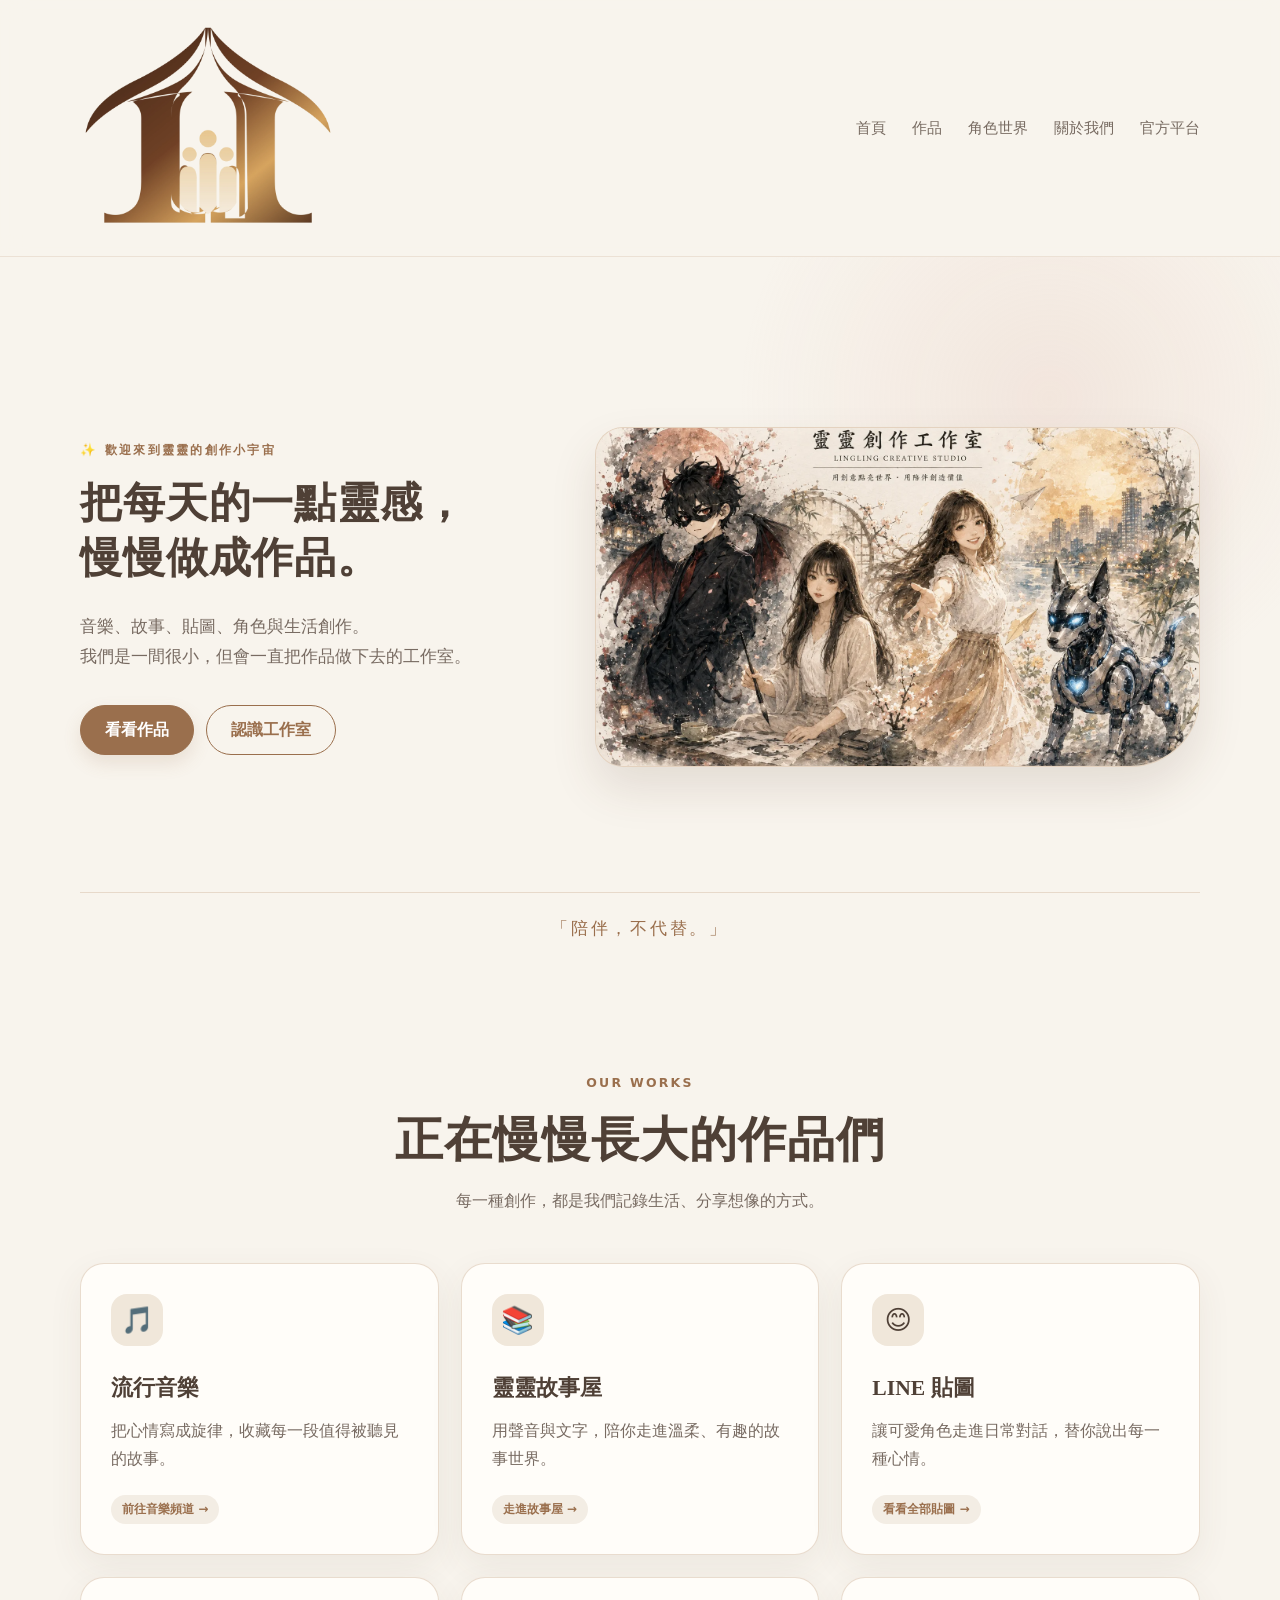
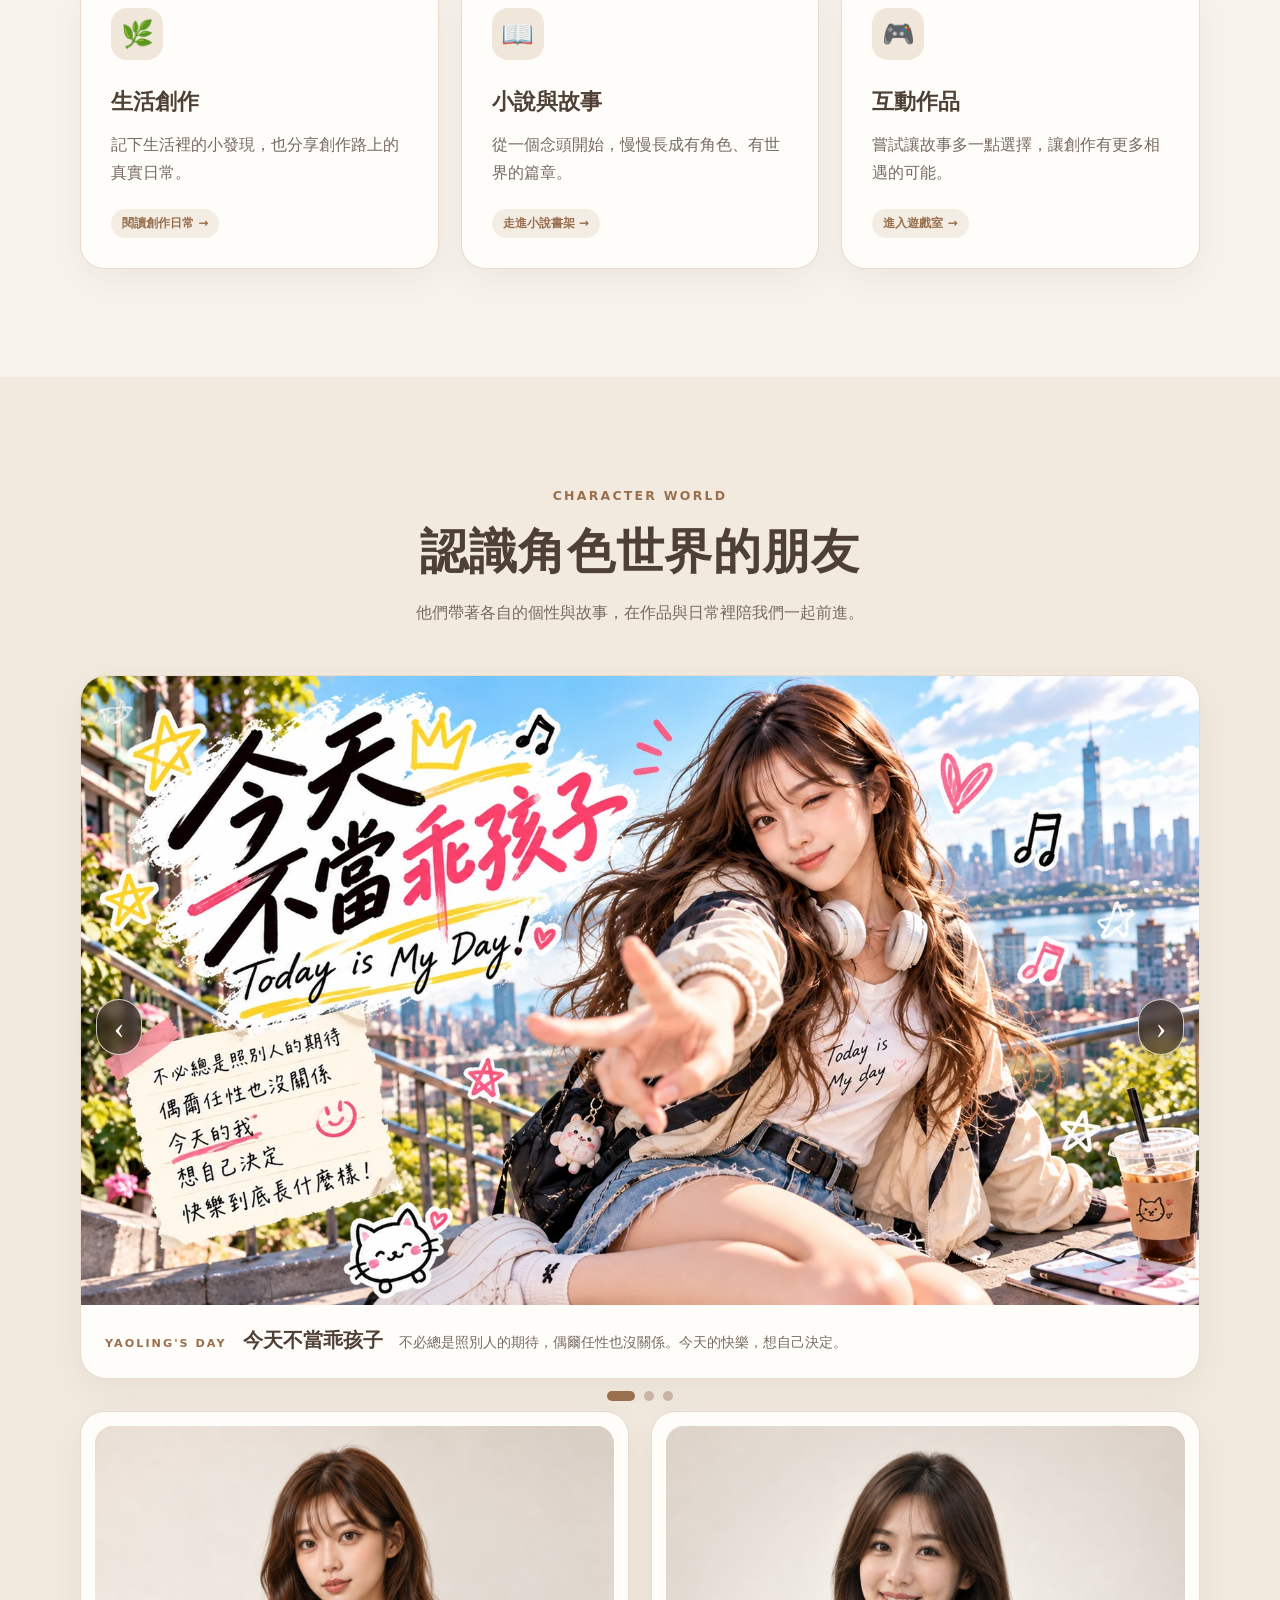
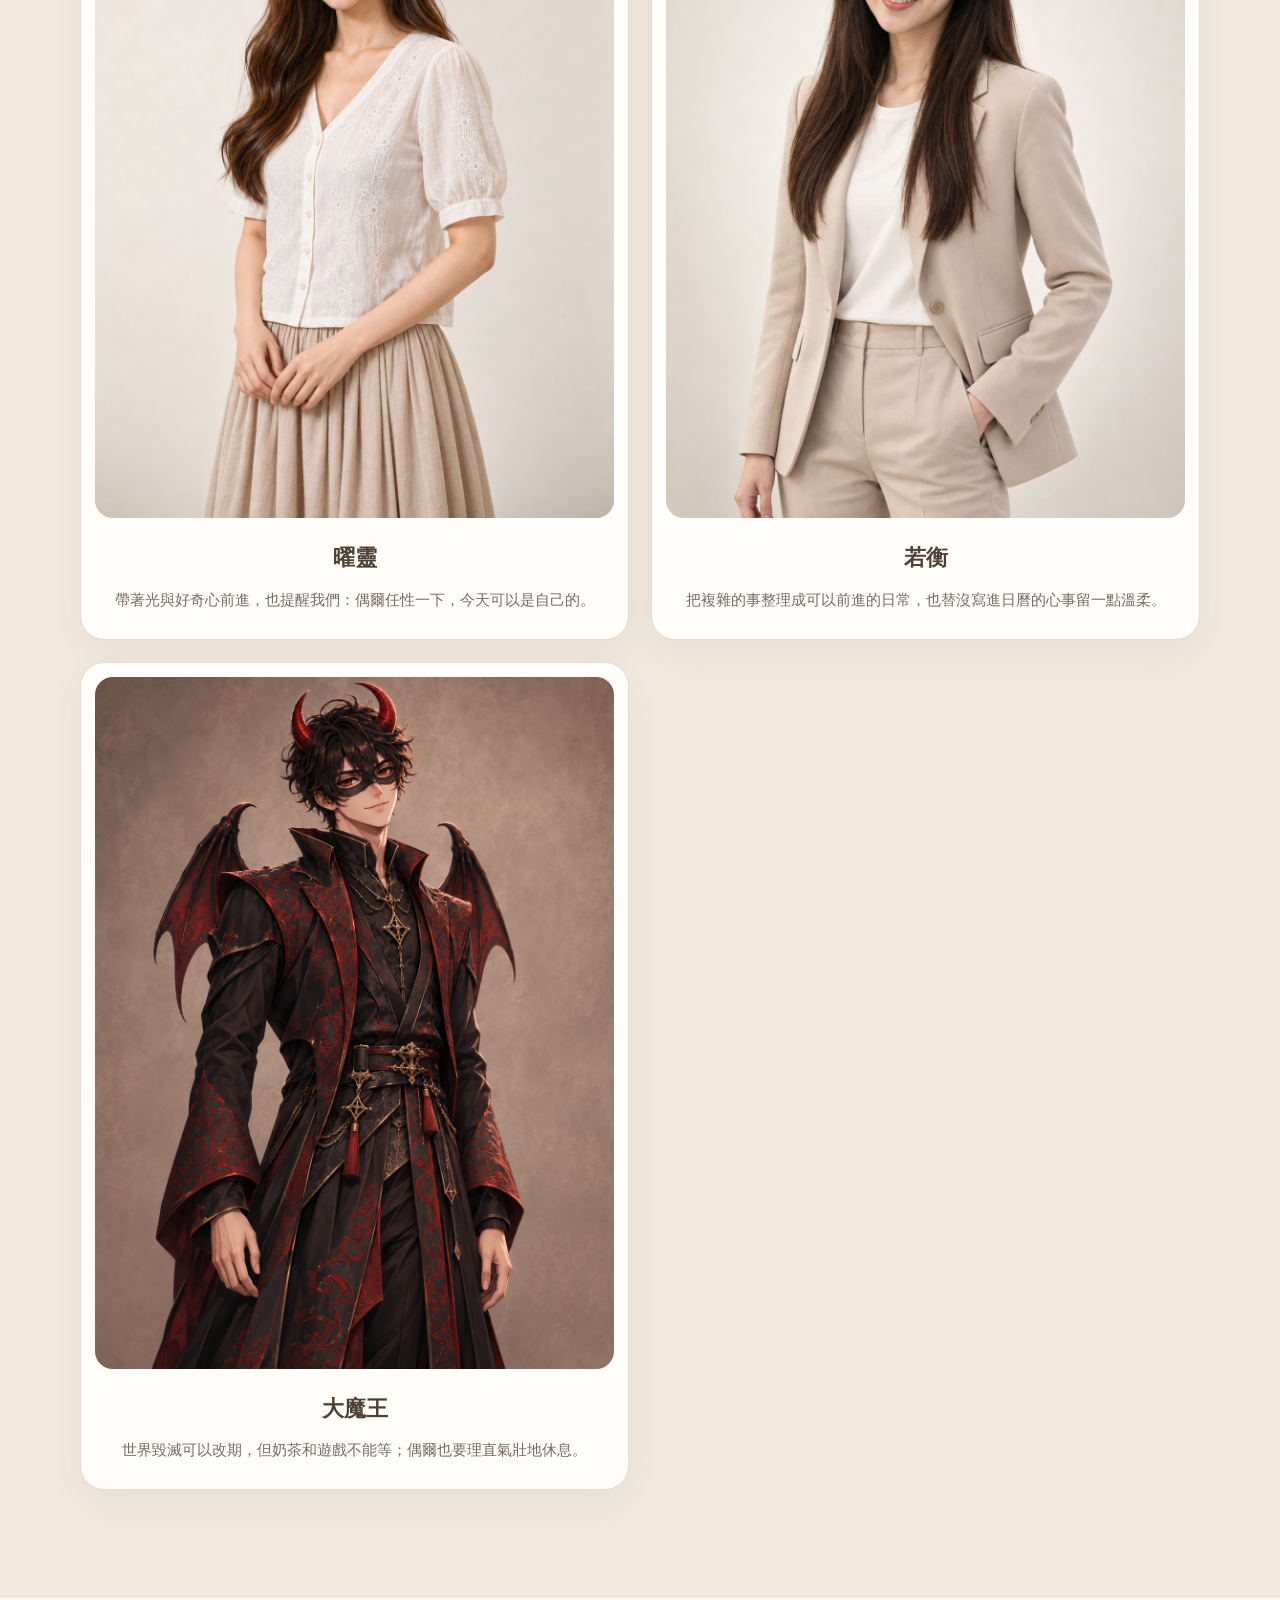
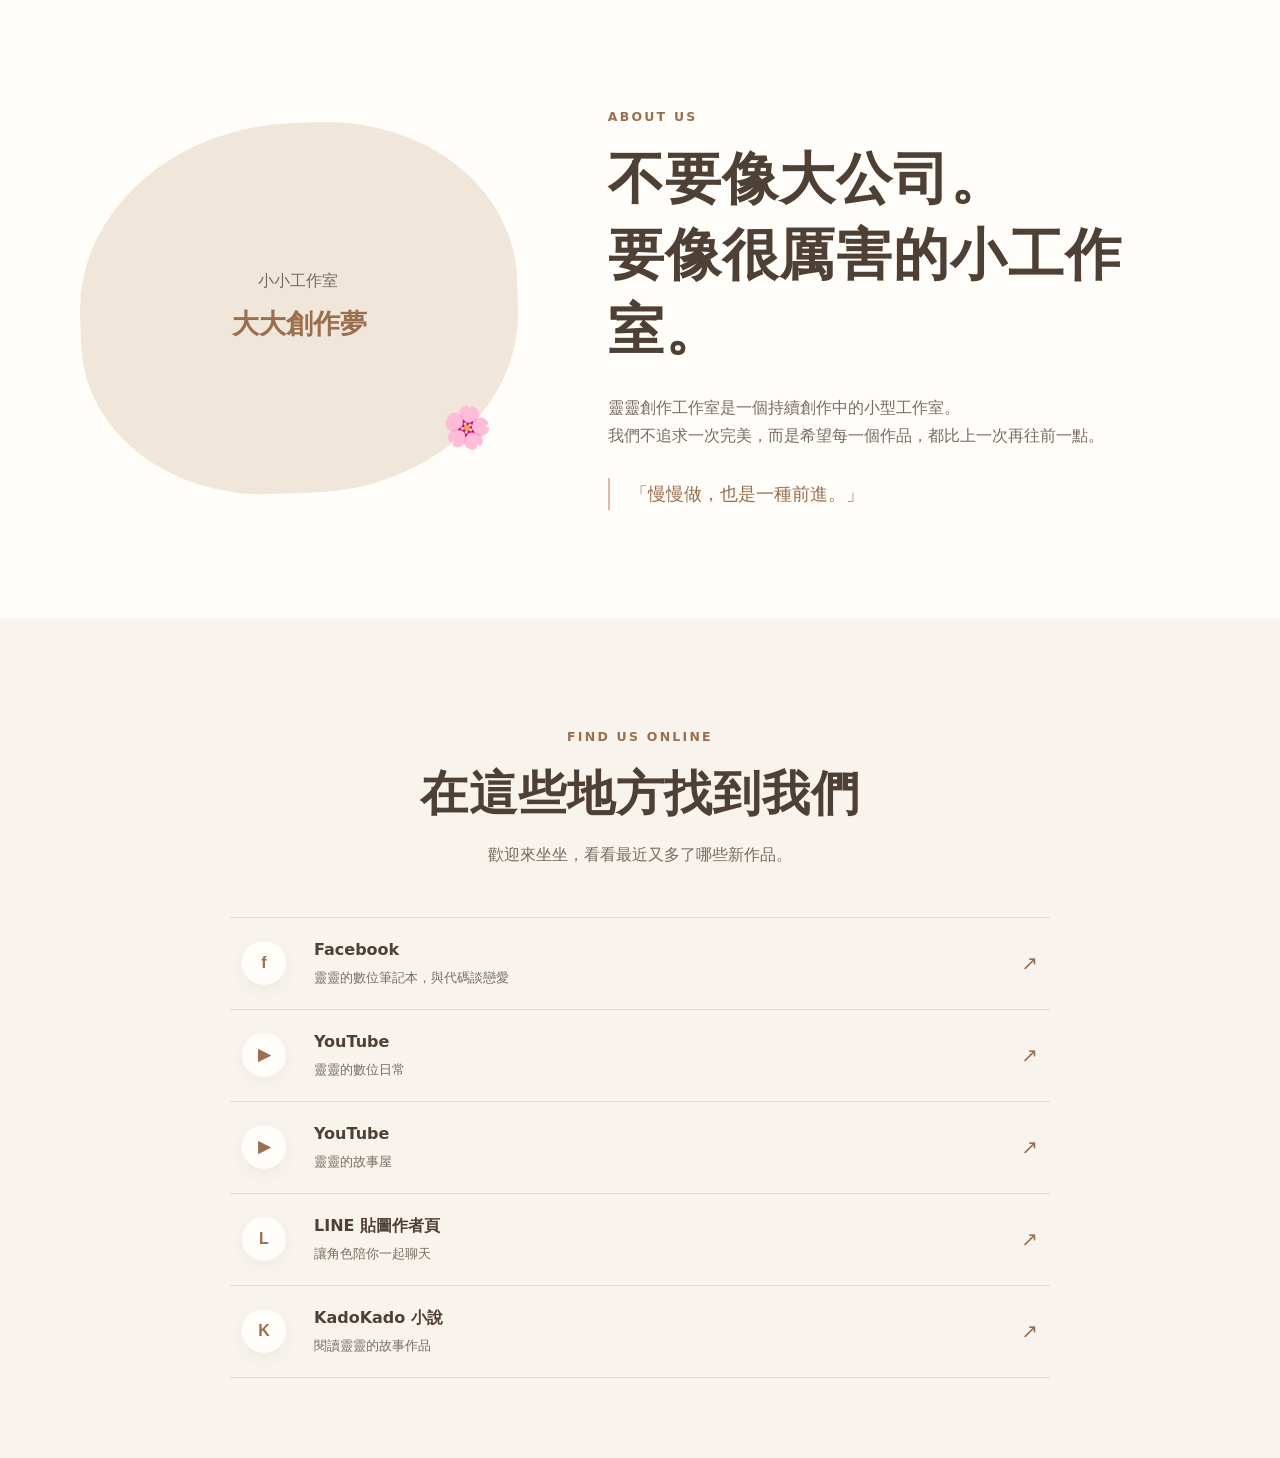
<file: index.html>
<!doctype html>
<html lang="zh-Hant">
<head>
  <meta charset="utf-8">
  <meta name="viewport" content="width=device-width, initial-scale=1">
  <meta name="description" content="靈靈創作工作室，持續創作音樂、故事、LINE 貼圖、角色與生活作品的小型工作室。">
  <meta name="theme-color" content="#3A2115">
  <meta property="og:title" content="靈靈創作工作室｜Lingling Creative Studio">
  <meta property="og:description" content="把每天的一點靈感，慢慢做成作品。">
  <meta property="og:type" content="website">
  <meta property="og:url" content="https://yaolinglin5200-creator.github.io/lingling-studio/">
  <meta property="og:image" content="https://yaolinglin5200-creator.github.io/lingling-studio/assets/images/brand/ll-umbrella-v1/logo-round.webp?v=20261001">
  <meta property="og:image:width" content="1080">
  <meta property="og:image:height" content="1080">
  <meta property="og:image:alt" content="靈靈創作工作室 LL 人傘核心 Logo">
  <meta name="twitter:card" content="summary_large_image">
  <title>靈靈創作工作室｜Lingling Creative Studio</title>
  <link rel="canonical" href="https://yaolinglin5200-creator.github.io/lingling-studio/">
  <link rel="icon" type="image/png" sizes="16x16" href="assets/images/brand/ll-umbrella-v1/favicon-16.png?v=20261001">
  <link rel="icon" type="image/png" sizes="32x32" href="assets/images/brand/ll-umbrella-v1/favicon-32.png?v=20261001">
  <link rel="icon" type="image/png" sizes="48x48" href="assets/images/brand/ll-umbrella-v1/favicon-48.png?v=20261001">
  <link rel="apple-touch-icon" sizes="180x180" href="assets/images/brand/ll-umbrella-v1/icon-180.png?v=20261001">
  <link rel="manifest" href="manifest.webmanifest?v=20261001">
  <link rel="stylesheet" href="style.css?v=20261109-profiles">
  <script src="script.js" defer></script>
</head>
<body>
  <a class="skip-link" href="#main-content">跳到主要內容</a>

  <header class="site-header">
    <div class="container header-inner">
      <a class="brand" href="#home" aria-label="靈靈創作工作室首頁">
        <picture>
          <source media="(max-width: 600px)" srcset="assets/images/brand/ll-umbrella-v1/logo-symbol.webp?v=20261001">
          <img class="brand-mark" src="assets/images/brand/ll-umbrella-v1/logo-header.webp?v=20261001" alt="靈靈創作工作室｜Lingling Creative Studio" width="1600" height="420">
        </picture>
        <span class="brand-mobile-name">靈靈創作工作室</span>
      </a>
      <button class="nav-toggle" type="button" aria-expanded="false" aria-controls="site-nav">
        <span class="sr-only">開啟導覽選單</span>
        <span></span><span></span><span></span>
      </button>
      <nav id="site-nav" class="site-nav" aria-label="主要導覽">
        <a href="#home">首頁</a>
        <a href="#works">作品</a>
        <a href="#characters">角色世界</a>
        <a href="#about">關於我們</a>
        <a href="#platforms">官方平台</a>
      </nav>
    </div>
  </header>

  <main id="main-content">
    <section id="home" class="hero">
      <div class="container hero-inner">
        <div class="hero-copy fade-in">
          <p class="eyebrow"><span aria-hidden="true">✨</span> 歡迎來到靈靈的創作小宇宙</p>
          <h1>把每天的一點靈感，<br>慢慢做成作品。</h1>
          <p class="hero-description">音樂、故事、貼圖、角色與生活創作。<br>我們是一間很小，但會一直把作品做下去的工作室。</p>
          <div class="hero-actions">
            <a class="button button-primary" href="#works">看看作品</a>
            <a class="button button-secondary" href="#about">認識工作室</a>
          </div>
        </div>
        <div class="hero-art fade-in">
          <picture>
            <source srcset="assets/images/brand/promotional/hero-studio.webp" type="image/webp">
            <img src="assets/images/brand/promotional/hero-studio.png?v=20260827" alt="四位夥伴在暖陽工作室裡一起畫圖與創作" width="1536" height="1024" fetchpriority="high">
          </picture>
        </div>
      </div>
      <div class="container motto-wrap">
        <p class="motto">「陪伴，不代替。」</p>
      </div>
    </section>

    <section id="works" class="section works-section">
      <div class="container">
        <div class="section-heading fade-in">
          <p class="eyebrow">OUR WORKS</p>
          <h2>正在慢慢長大的作品們</h2>
          <p>每一種創作，都是我們記錄生活、分享想像的方式。</p>
        </div>
        <div class="card-grid works-grid">
          <a class="work-card fade-in" href="https://www.youtube.com/@yao_ling_life" target="_blank" rel="noopener noreferrer" aria-label="前往 YouTube 靈靈的數位日常（在新分頁開啟）"><span class="card-icon">🎵</span><h3>流行音樂</h3><p>把心情寫成旋律，收藏每一段值得被聽見的故事。</p><span class="work-cta">前往音樂頻道 →</span></a>
          <a class="work-card fade-in" href="https://www.youtube.com/@LinglingStoryHouse" target="_blank" rel="noopener noreferrer" aria-label="前往 YouTube 靈靈的故事屋（在新分頁開啟）"><span class="card-icon">📚</span><h3>靈靈故事屋</h3><p>用聲音與文字，陪你走進溫柔、有趣的故事世界。</p><span class="work-cta">走進故事屋 →</span></a>
          <a class="work-card fade-in" href="https://line.me/S/shop/sticker/author/6387313" target="_blank" rel="noopener noreferrer" aria-label="前往 LINE 貼圖作者頁（在新分頁開啟）"><span class="card-icon">😊</span><h3>LINE 貼圖</h3><p>讓可愛角色走進日常對話，替你說出每一種心情。</p><span class="work-cta">看看全部貼圖 →</span></a>
          <a class="work-card fade-in" href="https://www.facebook.com/1064522200087810" target="_blank" rel="noopener noreferrer" aria-label="前往 Facebook 靈靈的數位筆記本，與代碼談戀愛（在新分頁開啟）"><span class="card-icon">🌿</span><h3>生活創作</h3><p>記下生活裡的小發現，也分享創作路上的真實日常。</p><span class="work-cta">閱讀創作日常 →</span></a>
          <a class="work-card fade-in" href="novels/index.html" aria-label="進入靈靈創作工作室小說書架"><span class="card-icon">📖</span><h3>小說與故事</h3><p>從一個念頭開始，慢慢長成有角色、有世界的篇章。</p><span class="work-cta">走進小說書架 →</span></a>
          <a class="work-card fade-in" href="games/index.html" aria-label="進入靈靈創作工作室互動遊戲室"><span class="card-icon">🎮</span><h3>互動作品</h3><p>嘗試讓故事多一點選擇，讓創作有更多相遇的可能。</p><span class="work-cta">進入遊戲室 →</span></a>
        </div>
      </div>
    </section>

    <section id="characters" class="section characters-section">
      <div class="container">
        <div class="section-heading fade-in">
          <p class="eyebrow">CHARACTER WORLD</p>
          <h2>認識角色世界的朋友</h2>
          <p>他們帶著各自的個性與故事，在作品與日常裡陪我們一起前進。</p>
        </div>
        <div class="character-showcase fade-in" data-character-carousel aria-roledescription="輪播" aria-label="角色主視覺">
          <figure class="yaoling-feature showcase-slide" data-showcase-slide>
            <img src="assets/images/characters/features/yaoling-today-is-my-day.webp?v=20261004" alt="曜靈在陽光城市天台俏皮眨眼，伸手邀請大家一起過屬於自己的一天" width="1600" height="900" loading="lazy">
            <figcaption>
              <span class="yaoling-feature-kicker">YAOLING'S DAY</span>
              <strong>今天不當乖孩子</strong>
              <span>不必總是照別人的期待，偶爾任性也沒關係。今天的快樂，想自己決定。</span>
            </figcaption>
          </figure>
          <figure class="yaoling-feature demon-feature showcase-slide" data-showcase-slide hidden>
            <img src="assets/images/characters/features/demon-king-off-duty.webp?v=20261004" alt="大魔王在暗黑王座上拿著皇冠馬克杯休息，身旁放著奶茶與遊戲手把" width="1600" height="900" loading="lazy">
            <figcaption>
              <span class="yaoling-feature-kicker">DEMON KING OFF DUTY</span>
              <strong>本王今天不營業</strong>
              <span>世界毀滅暫停，勇者挑戰排隊中；今天只處理奶茶、遊戲與休息。</span>
            </figcaption>
          </figure>
          <figure class="yaoling-feature ruoheng-feature showcase-slide" data-showcase-slide hidden>
            <img src="assets/images/characters/features/ruoheng-night-creative.webp?v=20261005" alt="若衡在夜晚的工作室寫下沒有排進日曆的心事，身旁放著奶茶與筆記本" width="1600" height="900" loading="lazy">
            <figcaption>
              <span class="yaoling-feature-kicker">RUOHENG'S NIGHT</span>
              <strong>日曆沒有寫的事</strong>
              <span>重要的事寫進日曆；沒寫進去的，也被若衡溫柔地放在心裡。</span>
            </figcaption>
          </figure>
          <button class="showcase-arrow showcase-arrow--prev" type="button" data-showcase-prev aria-label="上一張角色主視覺">‹</button>
          <button class="showcase-arrow showcase-arrow--next" type="button" data-showcase-next aria-label="下一張角色主視覺">›</button>
          <div class="showcase-dots" aria-label="選擇角色主視覺">
            <button type="button" class="showcase-dot active" data-showcase-dot="0" aria-label="顯示曜靈主視覺" aria-current="true"></button>
            <button type="button" class="showcase-dot" data-showcase-dot="1" aria-label="顯示大魔王主視覺"></button>
            <button type="button" class="showcase-dot" data-showcase-dot="2" aria-label="顯示若衡主視覺"></button>
          </div>
        </div>
        <div class="card-grid character-grid">
          <article class="character-card character-card--yaoling fade-in"><div class="character-image"><img src="assets/images/characters/profiles/yaoling-portrait-20261109.png" alt="曜靈穿著白色刺繡上衣與米色長裙的個人形象照" width="1086" height="1448" loading="lazy"></div><h3>曜靈</h3><p>帶著光與好奇心前進，也提醒我們：偶爾任性一下，今天可以是自己的。</p></article>
          <article class="character-card fade-in"><div class="character-image"><img src="assets/images/characters/profiles/ruoheng-portrait-20261109.png" alt="若衡穿著米色西裝、自然微笑的個人形象照" width="1086" height="1448" loading="lazy"></div><h3>若衡</h3><p>把複雜的事整理成可以前進的日常，也替沒寫進日曆的心事留一點溫柔。</p></article>
          <article class="character-card character-card--demon fade-in"><div class="character-image"><img src="assets/images/characters/profiles/demon-king-portrait-20261109.png" alt="正常身形比例的大魔王，保留紅角、黑色面罩、黑紅刺繡長袍與蝠翼的直式形象" width="1086" height="1448" loading="lazy"></div><h3>大魔王</h3><p>世界毀滅可以改期，但奶茶和遊戲不能等；偶爾也要理直氣壯地休息。</p></article>
        </div>
      </div>
    </section>

    <section id="about" class="section about-section">
      <div class="container about-inner fade-in">
        <div class="about-decoration" aria-hidden="true"><span>小小工作室</span><strong>大大創作夢</strong><span class="about-flower">🌸</span></div>
        <div class="about-copy">
          <p class="eyebrow">ABOUT US</p>
          <h2>不要像大公司。<br>要像很厲害的小工作室。</h2>
          <p>靈靈創作工作室是一個持續創作中的小型工作室。<br>我們不追求一次完美，而是希望每一個作品，都比上一次再往前一點。</p>
          <blockquote>「慢慢做，也是一種前進。」</blockquote>
        </div>
      </div>
    </section>

    <section id="platforms" class="section platforms-section">
      <div class="container">
        <div class="section-heading fade-in">
          <p class="eyebrow">FIND US ONLINE</p>
          <h2>在這些地方找到我們</h2>
          <p>歡迎來坐坐，看看最近又多了哪些新作品。</p>
        </div>
        <div class="platform-list fade-in">
          <a href="https://www.facebook.com/1064522200087810" target="_blank" rel="noopener noreferrer"><span class="platform-icon">f</span><span><strong>Facebook</strong><small>靈靈的數位筆記本，與代碼談戀愛</small></span><span class="arrow" aria-hidden="true">↗</span></a>
          <a href="https://www.youtube.com/@yao_ling_life" target="_blank" rel="noopener noreferrer"><span class="platform-icon">▶</span><span><strong>YouTube</strong><small>靈靈的數位日常</small></span><span class="arrow" aria-hidden="true">↗</span></a>
          <a href="https://www.youtube.com/@LinglingStoryHouse" target="_blank" rel="noopener noreferrer"><span class="platform-icon">▶</span><span><strong>YouTube</strong><small>靈靈的故事屋</small></span><span class="arrow" aria-hidden="true">↗</span></a>
          <a href="https://line.me/S/shop/sticker/author/6387313" target="_blank" rel="noopener noreferrer"><span class="platform-icon">L</span><span><strong>LINE 貼圖作者頁</strong><small>讓角色陪你一起聊天</small></span><span class="arrow" aria-hidden="true">↗</span></a>
          <a href="https://www.kadokado.com.tw/book/87960" target="_blank" rel="noopener noreferrer"><span class="platform-icon">K</span><span><strong>KadoKado 小說</strong><small>閱讀靈靈的故事作品</small></span><span class="arrow" aria-hidden="true">↗</span></a>
        </div>
      </div>
    </section>
  </main>

  <footer class="site-footer">
    <div class="container footer-inner">
      <div><strong>🌸 Lingling Creative Studio</strong><p>陪伴，不代替。</p></div>
      <p>© 2026 Lingling Creative Studio</p>
    </div>
  </footer>
</body>
</html>
</file>
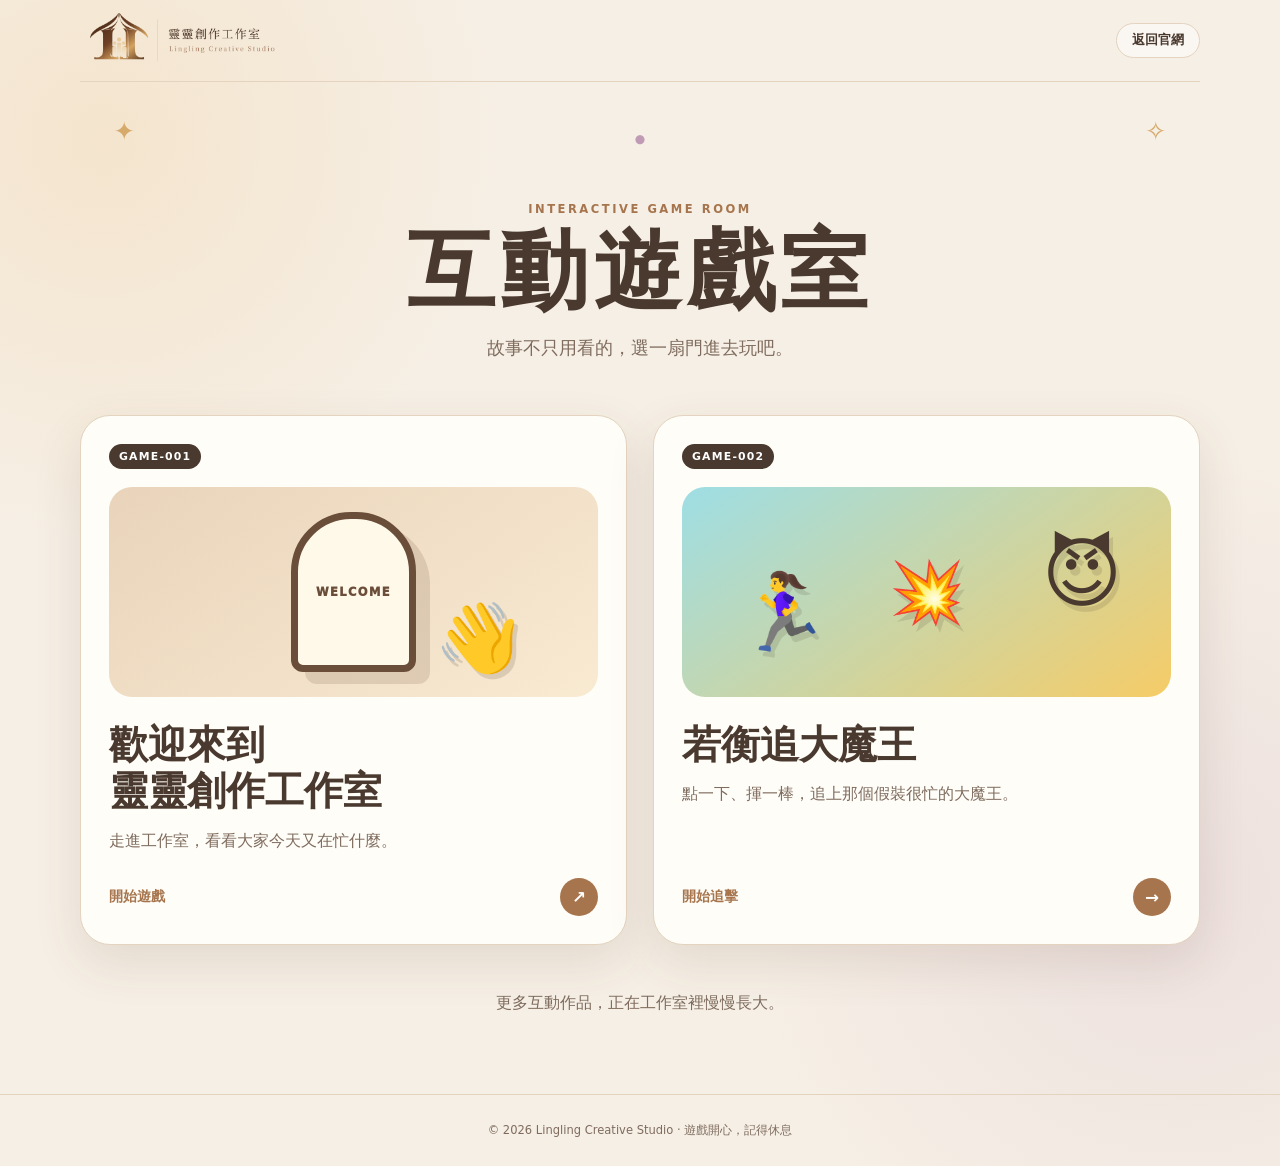
<file: games/index.html>
<!doctype html>
<html lang="zh-Hant">
<head>
  <meta charset="utf-8">
  <meta name="viewport" content="width=device-width, initial-scale=1">
  <meta name="theme-color" content="#3A2115">
  <title>互動遊戲室｜靈靈創作工作室</title>
  <meta name="description" content="歡迎來到靈靈創作工作室互動遊戲室，選一款遊戲開始玩。">
  <link rel="icon" type="image/png" sizes="16x16" href="../assets/images/brand/ll-umbrella-v1/favicon-16.png?v=20261001">
  <link rel="icon" type="image/png" sizes="32x32" href="../assets/images/brand/ll-umbrella-v1/favicon-32.png?v=20261001">
  <link rel="apple-touch-icon" sizes="180x180" href="../assets/images/brand/ll-umbrella-v1/icon-180.png?v=20261001">
  <link rel="manifest" href="../manifest.webmanifest?v=20261001">
  <link rel="stylesheet" href="style.css">
</head>
<body>
  <header class="site-header">
    <a class="brand" href="../index.html" aria-label="返回靈靈創作工作室官網">
      <picture>
        <source media="(max-width: 600px)" srcset="../assets/images/brand/ll-umbrella-v1/logo-symbol.webp?v=20261001">
        <img src="../assets/images/brand/ll-umbrella-v1/logo-header.webp?v=20261001" alt="靈靈創作工作室｜Lingling Creative Studio" width="1600" height="420">
      </picture>
    </a>
    <a class="home-link" href="../index.html">返回官網</a>
  </header>

  <main>
    <section class="hero" aria-labelledby="room-title">
      <p class="eyebrow">INTERACTIVE GAME ROOM</p>
      <h1 id="room-title">互動遊戲室</h1>
      <p>故事不只用看的，選一扇門進去玩吧。</p>
      <div class="hero-decoration" aria-hidden="true"><span>✦</span><span>●</span><span>✧</span></div>
    </section>

    <section class="game-grid" aria-label="遊戲列表">
      <a class="game-card game-one" href="https://game001-lingling-studio.huang06100610.chatgpt.site" target="_blank" rel="noopener noreferrer" aria-label="開啟 GAME-001 歡迎來到靈靈創作工作室（在新分頁開啟）">
        <span class="game-number">GAME-001</span>
        <span class="game-art" aria-hidden="true">
          <span class="studio-door">WELCOME</span>
          <span class="character-icon">👋</span>
        </span>
        <span class="game-copy">
          <strong>歡迎來到<br>靈靈創作工作室</strong>
          <span>走進工作室，看看大家今天又在忙什麼。</span>
        </span>
        <span class="play-button">開始遊戲 <b>↗</b></span>
      </a>

      <a class="game-card game-two" href="game-002/index.html" aria-label="開啟 GAME-002 若衡追大魔王">
        <span class="game-number">GAME-002</span>
        <span class="game-art" aria-hidden="true">
          <span class="chase-icon">🏃‍♀️</span>
          <span class="impact-icon">💥</span>
          <span class="demon-icon">😈</span>
        </span>
        <span class="game-copy">
          <strong>若衡追大魔王</strong>
          <span>點一下、揮一棒，追上那個假裝很忙的大魔王。</span>
        </span>
        <span class="play-button">開始追擊 <b>→</b></span>
      </a>
    </section>

    <p class="room-note">更多互動作品，正在工作室裡慢慢長大。</p>
  </main>

  <footer>© 2026 Lingling Creative Studio · 遊戲開心，記得休息</footer>
</body>
</html>
</file>
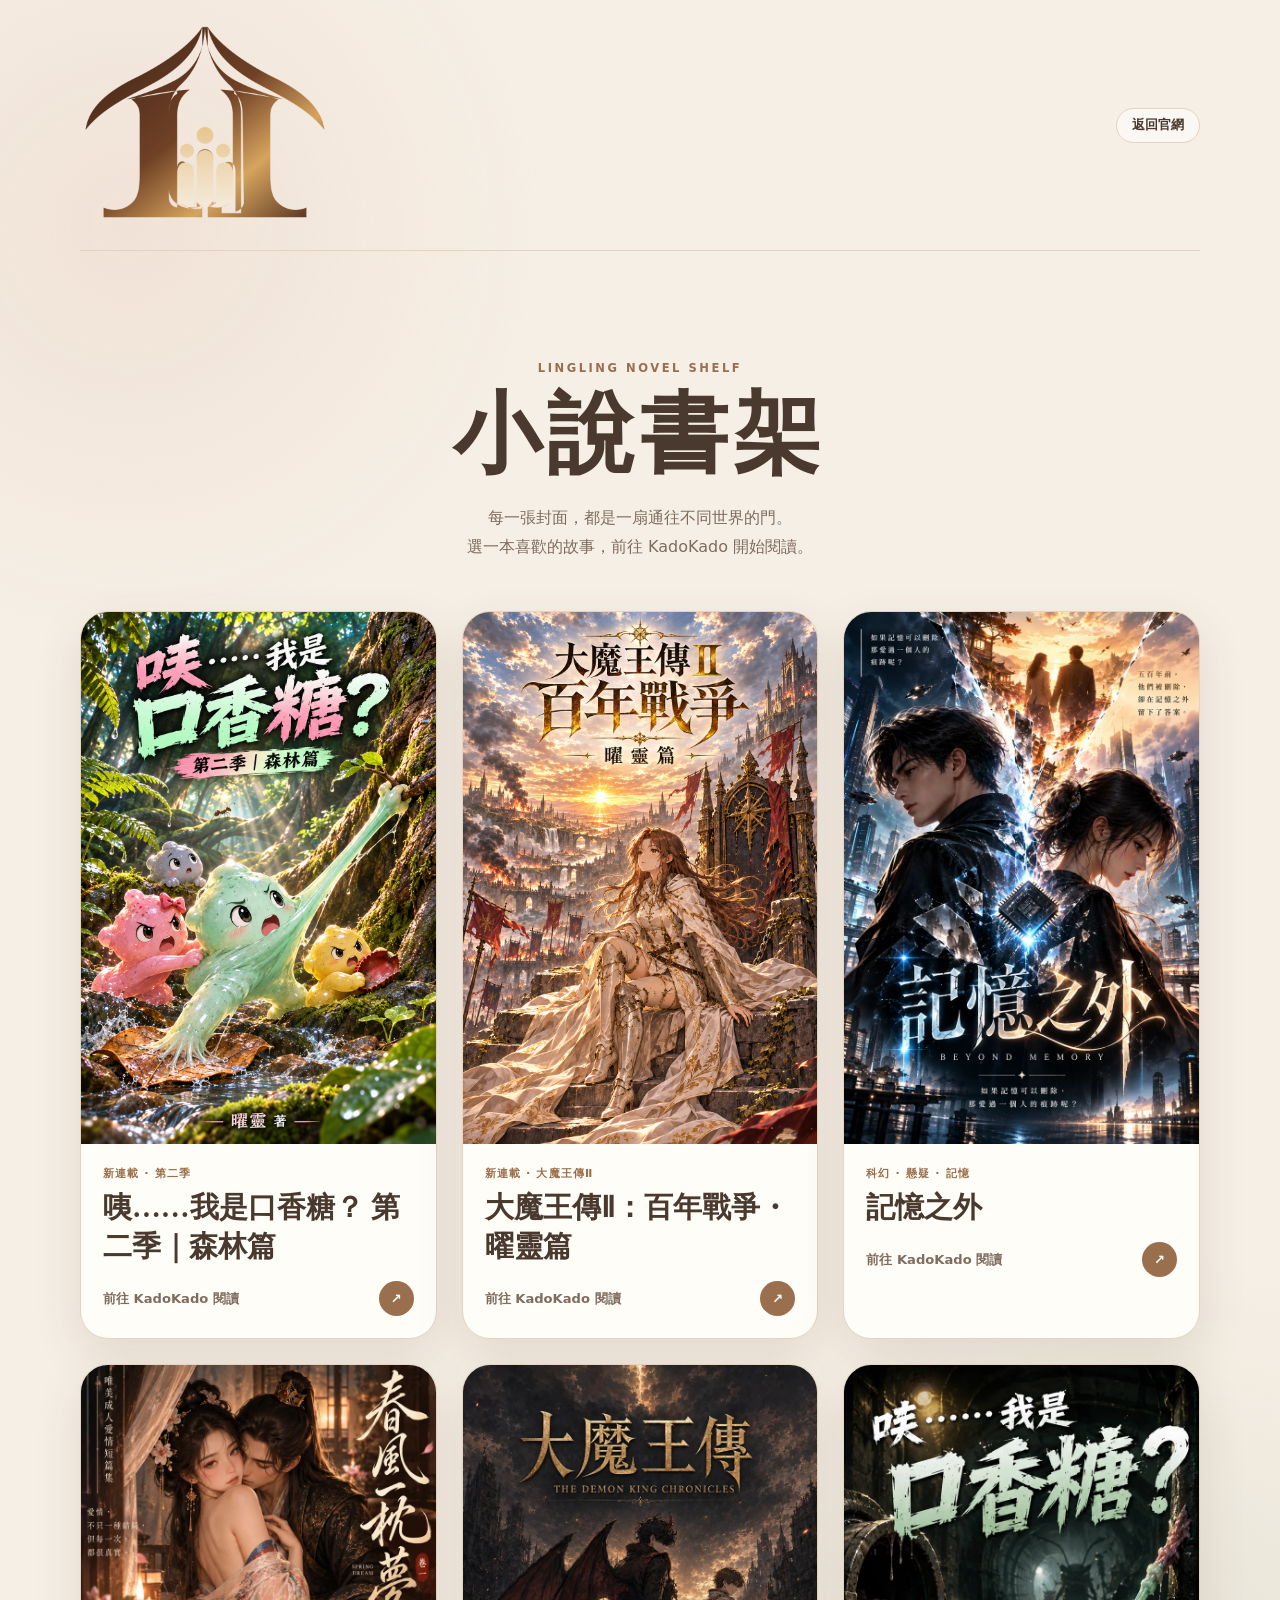
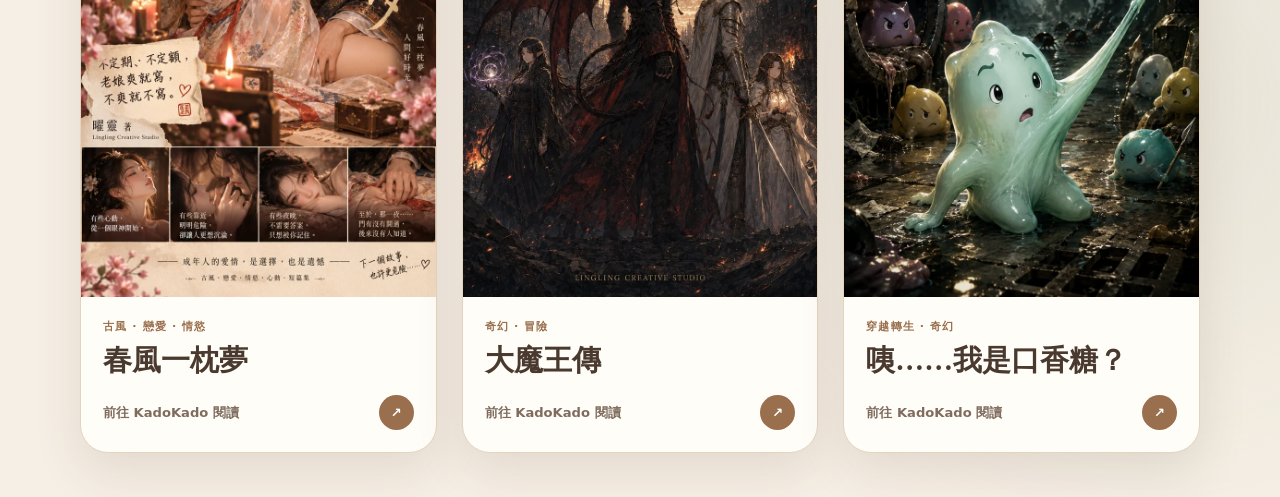
<file: novels/index.html>
<!doctype html>
<html lang="zh-Hant">
<head>
  <meta charset="utf-8">
  <meta name="viewport" content="width=device-width, initial-scale=1">
  <meta name="theme-color" content="#3A2115">
  <meta name="description" content="靈靈創作工作室小說書架，新增連載《咦……我是口香糖？ 第二季｜森林篇》與《大魔王傳Ⅱ：百年戰爭・曜靈篇》，也可閱讀工作室原有作品。">
  <title>小說書架｜靈靈創作工作室</title>
  <link rel="icon" type="image/png" sizes="16x16" href="../assets/images/brand/ll-umbrella-v1/favicon-16.png?v=20261001">
  <link rel="icon" type="image/png" sizes="32x32" href="../assets/images/brand/ll-umbrella-v1/favicon-32.png?v=20261001">
  <link rel="apple-touch-icon" sizes="180x180" href="../assets/images/brand/ll-umbrella-v1/icon-180.png?v=20261001">
  <link rel="manifest" href="../manifest.webmanifest?v=20261001">
  <link rel="stylesheet" href="style.css">
</head>
<body>
  <a class="skip-link" href="#novel-list">跳到小說列表</a>
  <header class="site-header">
    <a class="brand" href="../index.html" aria-label="返回靈靈創作工作室官網">
      <picture>
        <source media="(max-width: 600px)" srcset="../assets/images/brand/ll-umbrella-v1/logo-symbol.webp?v=20261001">
        <img src="../assets/images/brand/ll-umbrella-v1/logo-header.webp?v=20261001" alt="靈靈創作工作室｜Lingling Creative Studio" width="1600" height="420">
      </picture>
    </a>
    <a class="home-link" href="../index.html">返回官網</a>
  </header>

  <main>
    <section class="hero" aria-labelledby="shelf-title">
      <p class="eyebrow">LINGLING NOVEL SHELF</p>
      <h1 id="shelf-title">小說書架</h1>
      <p>每一張封面，都是一扇通往不同世界的門。<br>選一本喜歡的故事，前往 KadoKado 開始閱讀。</p>
    </section>

    <section id="novel-list" class="novel-grid" aria-label="小說作品列表">
      <a class="novel-card" href="https://www.kadokado.com.tw/book/93734?utm_source=kado_creator&amp;utm_medium=book_link" target="_blank" rel="noopener noreferrer" aria-label="前往 KadoKado 閱讀《咦……我是口香糖？ 第二季｜森林篇》（在新分頁開啟）">
        <span class="cover"><img src="../assets/images/novels/gum-season2-forest-20261111.png" alt="《咦……我是口香糖？ 第二季｜森林篇》小說封面" width="1024" height="1536"></span>
        <span class="novel-copy"><span class="genre">新連載 · 第二季</span><strong>咦……我是口香糖？ 第二季｜森林篇</strong><span>前往 KadoKado 閱讀 <b>↗</b></span></span>
      </a>

      <a class="novel-card" href="https://www.kadokado.com.tw/book/93733?utm_source=kado_creator&amp;utm_medium=book_link" target="_blank" rel="noopener noreferrer" aria-label="前往 KadoKado 閱讀《大魔王傳Ⅱ：百年戰爭・曜靈篇》（在新分頁開啟）">
        <span class="cover"><img src="../assets/images/novels/demon-king-ii-yaoling-20261111.png" alt="《大魔王傳Ⅱ：百年戰爭・曜靈篇》小說封面" width="1024" height="1536"></span>
        <span class="novel-copy"><span class="genre">新連載 · 大魔王傳Ⅱ</span><strong>大魔王傳Ⅱ：百年戰爭・曜靈篇</strong><span>前往 KadoKado 閱讀 <b>↗</b></span></span>
      </a>

      <a class="novel-card" href="https://www.kadokado.com.tw/book/90952" target="_blank" rel="noopener noreferrer" aria-label="前往 KadoKado 閱讀《記憶之外》（在新分頁開啟）">
        <span class="cover"><img src="../assets/images/novels/beyond-memory.webp" alt="《記憶之外》小說封面" width="768" height="1152"></span>
        <span class="novel-copy"><span class="genre">科幻 · 懸疑 · 記憶</span><strong>記憶之外</strong><span>前往 KadoKado 閱讀 <b>↗</b></span></span>
      </a>

      <a class="novel-card" href="https://www.kadokado.com.tw/book/89426" target="_blank" rel="noopener noreferrer" aria-label="前往 KadoKado 閱讀《春風一枕夢》（在新分頁開啟）">
        <span class="cover"><img src="../assets/images/novels/spring-dream.webp" alt="《春風一枕夢》小說封面" width="768" height="1152"></span>
        <span class="novel-copy"><span class="genre">古風 · 戀愛 · 情慾</span><strong>春風一枕夢</strong><span>前往 KadoKado 閱讀 <b>↗</b></span></span>
      </a>

      <a class="novel-card" href="https://www.kadokado.com.tw/book/89348" target="_blank" rel="noopener noreferrer" aria-label="前往 KadoKado 閱讀《大魔王傳》（在新分頁開啟）">
        <span class="cover"><img src="../assets/images/novels/demon-king-chronicles.webp" alt="《大魔王傳》小說封面" width="768" height="1152"></span>
        <span class="novel-copy"><span class="genre">奇幻 · 冒險</span><strong>大魔王傳</strong><span>前往 KadoKado 閱讀 <b>↗</b></span></span>
      </a>

      <a class="novel-card" href="https://www.kadokado.com.tw/book/87960" target="_blank" rel="noopener noreferrer" aria-label="前往 KadoKado 閱讀《咦……我是口香糖？》（在新分頁開啟）">
        <span class="cover"><img src="../assets/images/novels/gum.webp" alt="《咦……我是口香糖？》小說封面" width="768" height="1152"></span>
        <span class="novel-copy"><span class="genre">穿越轉生 · 奇幻</span><strong>咦……我是口香糖？</strong><span>前往 KadoKado 閱讀 <b>↗</b></span></span>
      </a>
    </section>

    <p class="shelf-note">所有作品均於 KadoKado 角角者持續連載。</p>
  </main>

  <footer>© 2026 Lingling Creative Studio · 願每一頁都有新的相遇</footer>
</body>
</html>
</file>
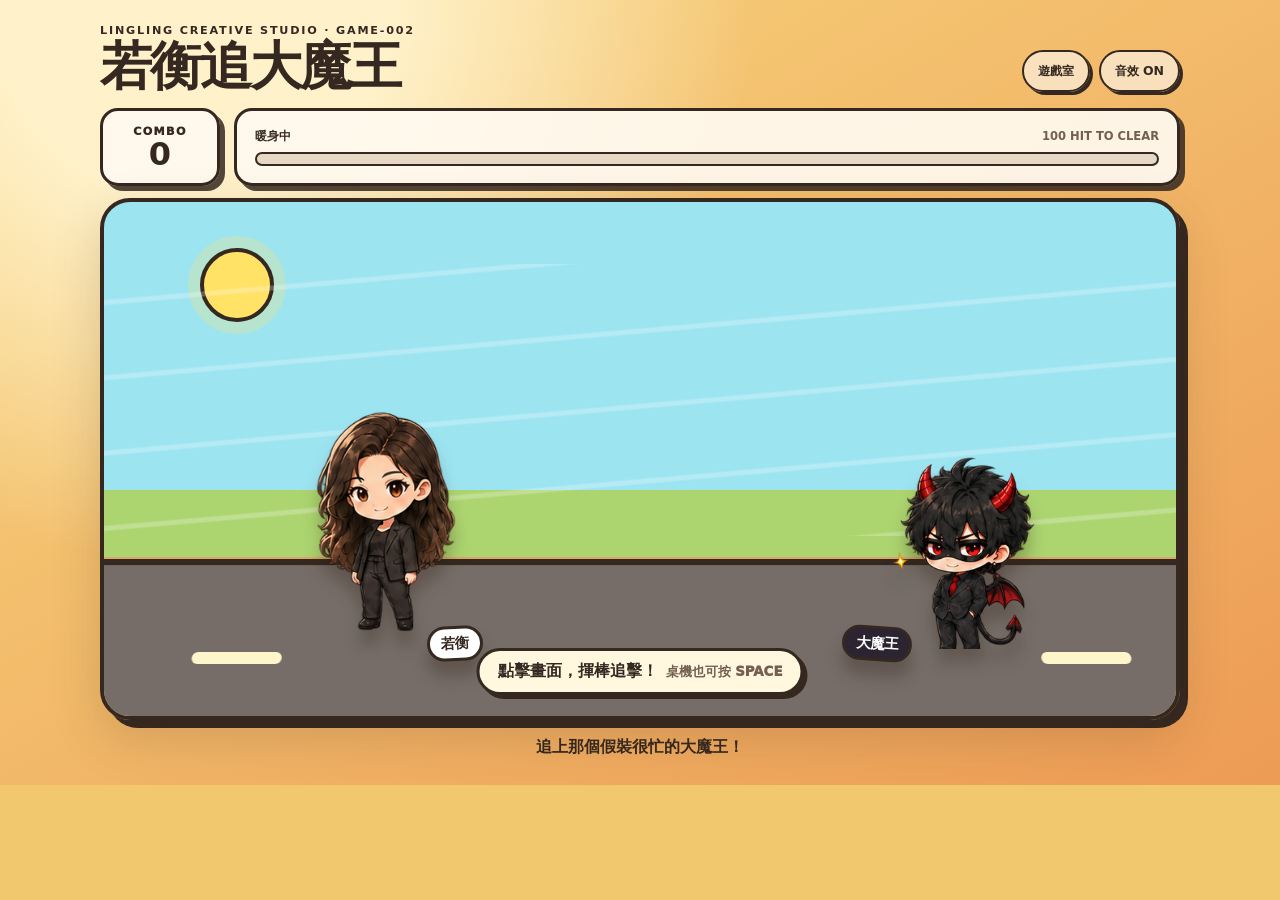
<file: games/game-002/index.html>
<!doctype html>
<html lang="zh-Hant">
<head>
  <meta charset="utf-8">
  <meta name="viewport" content="width=device-width, initial-scale=1, viewport-fit=cover">
  <meta name="theme-color" content="#3A2115">
  <title>GAME-002｜若衡追大魔王</title>
  <meta name="description" content="點擊或觸控，幫若衡揮棒追擊逃跑的大魔王！">
  <link rel="icon" type="image/png" sizes="16x16" href="../../assets/images/brand/ll-umbrella-v1/favicon-16.png?v=20261001">
  <link rel="icon" type="image/png" sizes="32x32" href="../../assets/images/brand/ll-umbrella-v1/favicon-32.png?v=20261001">
  <link rel="apple-touch-icon" sizes="180x180" href="../../assets/images/brand/ll-umbrella-v1/icon-180.png?v=20261001">
  <link rel="manifest" href="../../manifest.webmanifest?v=20261001">
  <link rel="stylesheet" href="style.css?v=20260827-3">
</head>
<body>
  <main class="game-shell" id="gameShell">
    <header class="game-header">
      <div>
        <p class="eyebrow">LINGLING CREATIVE STUDIO · GAME-002</p>
        <h1>若衡追大魔王</h1>
      </div>
      <div class="header-actions">
        <a class="room-link" href="../index.html">遊戲室</a>
        <button class="sound-button" id="soundButton" type="button" aria-pressed="true" aria-label="關閉音效">音效 ON</button>
      </div>
    </header>

    <section class="hud" aria-label="遊戲狀態">
      <div class="combo-box"><span>COMBO</span><strong id="combo">0</strong></div>
      <div class="progress-wrap">
        <div class="progress-label"><span id="rankLabel">暖身中</span><span><b id="remaining">100</b> HIT TO CLEAR</span></div>
        <div class="progress-track" aria-hidden="true"><div class="progress-bar" id="progressBar"></div></div>
      </div>
    </section>

    <button class="stage" id="stage" type="button" aria-label="攻擊大魔王，點擊或按空白鍵">
      <span class="sun" aria-hidden="true"></span>
      <span class="speed-lines" aria-hidden="true"></span>
      <span class="road" aria-hidden="true"><i></i><i></i><i></i></span>
      <span class="speech speech-ruoheng" id="ruohengSpeech">站住！</span>
      <span class="speech speech-demon" id="demonSpeech">才不要！</span>

      <span class="runner ruoheng" id="ruoheng">
        <span class="runner-frame"><span class="sprite" role="img" aria-label="追趕中的若衡"></span></span>
        <span class="runner-name">若衡</span>
      </span>

      <span class="runner demon" id="demon">
        <span class="runner-frame"><span class="sprite" role="img" aria-label="逃跑中的大魔王"></span></span>
        <span class="runner-name">大魔王</span>
      </span>

      <span class="hit-burst" id="hitBurst" aria-hidden="true">啪！</span>
      <span class="floating-layer" id="floatingLayer" aria-hidden="true"></span>
      <span class="tap-hint" id="tapHint">點擊畫面，揮棒追擊！<small>桌機也可按 SPACE</small></span>
    </button>

    <p class="status-message" id="statusMessage" aria-live="polite">追上那個假裝很忙的大魔王！</p>
  </main>

  <section class="clear-screen" id="clearScreen" hidden aria-labelledby="clearTitle">
    <div class="clear-card">
      <p class="clear-kicker">100 COMBO</p>
      <div class="clear-emoji" aria-hidden="true">🤪</div>
      <h2 id="clearTitle">爆笑追擊成功！</h2>
      <p>大魔王被追到懷疑魔生，若衡的棒子正式成為工作室年度最佳員工。</p>
      <strong>GAME CLEAR</strong>
      <button id="restartButton" type="button">再玩一次</button>
    </div>
  </section>

  <script src="script.js"></script>
</body>
</html>
</file>
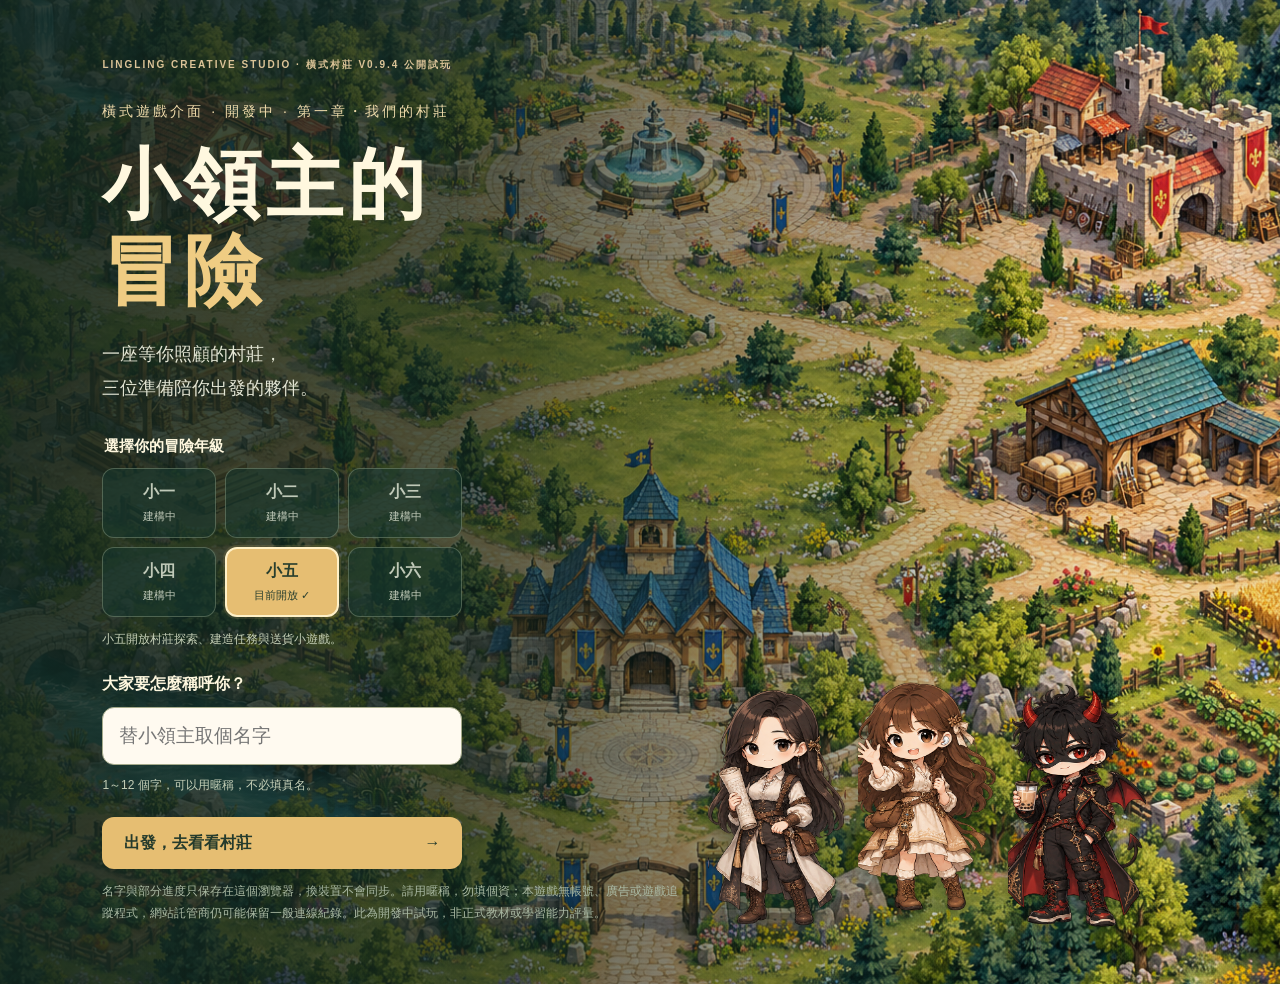
<file: games/little-lord/index.html>
<!doctype html>
<html lang="zh-Hant"><head><meta charset="utf-8"><meta name="viewport" content="width=device-width,initial-scale=1"><meta name="theme-color" content="#203f37"><title>小領主的冒險｜靈靈創作工作室</title><link rel="icon" href="assets/emblem.png"><link rel="stylesheet" href="style.css?v=0.9.4"><link rel="stylesheet" href="delivery.css?v=0.9.4"><link rel="stylesheet" href="blueprints.css?v=0.9.4"><link rel="stylesheet" href="shop.css?v=0.9.4"><link rel="stylesheet" href="immersive.css?v=0.9.4"><link rel="stylesheet" href="player-motion.css?v=0.9.4"><link rel="stylesheet" href="portrait-layout.css?v=0.9.4"></head>
<body>
<main id="welcome" class="welcome">
  <div class="welcome-art" aria-hidden="true"></div>
  <div class="welcome-shade"></div>
  <section class="welcome-card">
    <p class="eyebrow">LINGLING CREATIVE STUDIO · 橫式村莊 V0.9.4 公開試玩</p>
    <span class="chapter">橫式遊戲介面 · 開發中 · 第一章・我們的村莊</span>
    <h1>小領主的<br><em>冒險</em></h1>
    <p class="intro">一座等你照顧的村莊，<br>三位準備陪你出發的夥伴。</p>
    <form id="name-form">
      <fieldset class="grade-picker" aria-describedby="grade-help">
        <legend>選擇你的冒險年級</legend>
        <div class="grade-options">
          <label class="grade-option unavailable"><input type="radio" name="grade" value="1" disabled><strong>小一</strong><span>建構中</span></label>
          <label class="grade-option unavailable"><input type="radio" name="grade" value="2" disabled><strong>小二</strong><span>建構中</span></label>
          <label class="grade-option unavailable"><input type="radio" name="grade" value="3" disabled><strong>小三</strong><span>建構中</span></label>
          <label class="grade-option unavailable"><input type="radio" name="grade" value="4" disabled><strong>小四</strong><span>建構中</span></label>
          <label class="grade-option available"><input type="radio" name="grade" value="5" checked><strong>小五</strong><span>目前開放 ✓</span></label>
          <label class="grade-option unavailable"><input type="radio" name="grade" value="6" disabled><strong>小六</strong><span>建構中</span></label>
        </div>
        <small id="grade-help">小五開放村莊探索、建造任務與送貨小遊戲。</small>
      </fieldset>
      <label for="player-name">大家要怎麼稱呼你？</label>
      <input id="player-name" name="name" placeholder="替小領主取個名字" maxlength="12" autocomplete="off" required aria-describedby="name-help">
      <small id="name-help">1～12 個字，可以用暱稱，不必填真名。</small>
      <button class="primary start" type="submit" id="start-button">出發，去看看村莊 <span>→</span></button>
    </form>
    <p class="local-note" id="local-note">名字與部分進度只保存在這個瀏覽器，換裝置不會同步。請用暱稱，勿填個資；本遊戲無帳號、廣告或遊戲追蹤程式，網站託管商仍可能保留一般連線紀錄。此為開發中試玩，非正式教材或學習能力評量。</p>
  </section>
  <div class="welcome-friends" aria-hidden="true"><div class="sprite large" style="--actor:1"></div><div class="sprite large" style="--actor:2"></div><div class="sprite large" style="--actor:3"></div></div>
</main>
<main id="game" hidden>
  <header class="topbar"><a class="wordmark" href="#" id="home-link"><img class="brand-icon" src="assets/emblem.png" width="40" height="40" alt="靈靈創作工作室"><span>小領主的冒險<small>LINGLING CREATIVE STUDIO</small></span></a><div class="player-chip"><span class="avatar">♛</span><span><small>我們的小領主</small><strong id="name-label"></strong></span><button id="rename" class="text-button">改名</button></div></header>
  <div class="game-layout">
    <aside class="journal">
      <p class="eyebrow">CHAPTER 01 · 出發的地方</p><h1>我們的村莊<span>每段冒險，都從認識彼此開始。</span></h1>
      <section class="quest"><span class="section-label">目前任務</span><h2 id="quest-title">幫村民蓋好房子</h2><p id="quest-description">到若衡的工地看圖紙，準備木板，親手鋪好地板。</p><button id="build-launch" class="primary">去工地幫忙 →</button><div class="progress-track"><i id="progress-bar"></i></div><p id="progress-text" class="progress-text">認識夥伴 0 / 3</p><div id="friend-list" class="friend-list"></div></section>
      <section class="play-card"><span class="section-label">休息一下 · 小遊戲</span><h2>曜靈送貨車</h2><p>開車收貨、繞過路障，陪曜靈跑一趟山丘驛站。約兩分半，不用答題。</p><button id="delivery-launch" class="primary">來跑一趟送貨車 →</button><small id="delivery-village-record">隨時能玩，不必先完成建造任務。</small></section>
      <details class="shop-card"><summary>曜靈的小商店｜幫村莊採買</summary><p id="shop-step"></p><h3 id="shop-title"></h3><p>這次帶了 <strong id="shop-budget"></strong> 枚遊戲金幣。依清單把物品放入籃中，算算最後剩幾枚。</p><div id="shop-items"></div><form id="shop-form" novalidate><label for="shop-change">採買後，應該剩幾枚金幣？</label><input id="shop-change" type="number" min="0" max="999" step="1" inputmode="numeric" placeholder="輸入剩下的金幣"><button id="shop-check" class="primary" type="submit">核對清單，送出採買 →</button></form><button id="shop-help" class="secondary" type="button">請曜靈一起算（可隨時看）</button><p id="shop-hint" class="work-hint" hidden></p><p id="shop-feedback" class="work-feedback" role="status" aria-live="polite">先看看清單，決定每種物品要拿幾份。</p><button id="shop-next" class="secondary" type="button" hidden>接下一張採買清單 →</button><small>自由練習，不扣原有資源。僅保留目前分頁的採買狀態，重新整理會從第一張開始。</small></details>
      <details class="shop-card supplies-card"><summary>大魔王的補給站｜出發前裝好糧食</summary><p id="supplies-step"></p><h3 id="supplies-title"></h3><p>隊伍準備外出幫忙，不進行戰鬥。先替每一天準備足夠的糧食。</p><p id="supplies-roster" class="supplies-roster"></p><p>劍兵每人每天吃 <strong>4 份</strong>；弓兵每人每天吃 <strong>2 份</strong>。每個人每天都要吃，外出全程人數不變。</p><form id="supplies-form" novalidate><label for="supplies-daily">① 全隊一天需要幾份糧食？</label><input id="supplies-daily" type="number" inputmode="numeric" min="0" max="9999" step="1" placeholder="每天的份數"><label for="supplies-total">② 外出全程需要幾份糧食？</label><input id="supplies-total" type="number" inputmode="numeric" min="0" max="9999" step="1" placeholder="全程的份數"><button id="supplies-check" class="primary" type="submit">核對糧食，分日裝箱 →</button></form><button id="supplies-help" class="secondary" type="button">請大魔王一起算（隨時可看）</button><p id="supplies-hint" class="work-hint" hidden></p><p id="supplies-feedback" class="work-feedback" role="status" aria-live="polite">先算一天吃多少，再準備整趟的糧食。</p><div id="supplies-crates" aria-live="polite"></div><button id="supplies-next" class="secondary" type="button" hidden>準備下一趟補給 →</button><small>自由練習，不扣材料、不消耗角色。只保留目前分頁狀態，重新整理會從第一趟開始。</small></details>
      <details class="shop-card supplies-card"><summary>補給進階｜自己安排護送隊</summary><h3 id="squad-title"></h3><p id="squad-rule" class="supplies-roster"></p><p>劍兵每人每天吃4份，弓兵每人每天吃2份。決定各帶幾人，算算糧食夠不夠；合理的隊伍不只一種。</p><form id="squad-form" novalidate><label for="squad-swords">劍兵人數</label><input id="squad-swords" type="number" inputmode="numeric" min="0" max="12" step="1" placeholder="你想帶幾位劍兵？"><label for="squad-bows">弓兵人數</label><input id="squad-bows" type="number" inputmode="numeric" min="0" max="12" step="1" placeholder="你想帶幾位弓兵？"><label for="squad-total">這隊全程需要幾份糧食？</label><input id="squad-total" type="number" inputmode="numeric" min="0" max="9999" step="1" placeholder="先算算全程份數"><button class="primary" type="submit">核對隊伍與糧食 →</button></form><button id="squad-help" class="secondary" type="button">大魔王，陪我算這一隊</button><p id="squad-hint" class="work-hint" hidden></p><p id="squad-result" class="work-feedback" role="status" aria-live="polite">先決定人數，再核對全程糧食。可以回到上面的固定補給任務暖身。</p><button id="squad-next" class="secondary" type="button" hidden>試下一個護送計畫 →</button><small>純規劃練習，未加入戰鬥或永久兵隊。不扣資源；重新整理會從第一個計畫開始。</small></details>
      <section class="places"><div class="section-heading"><h2>想去哪裡？</h2><span>點一下就出發</span></div><div id="destination-list"></div></section>
      <div class="journal-foot"><span class="save-dot"></span><span id="save-label">探索進度會自動保存</span><button id="reset" class="text-button">重新探索</button></div>
    </aside>
    <section class="world-panel" aria-label="村莊探索地圖">
      <div class="world-top"><div><span class="live-dot"></span> 晴朗的一天 <small>先到處逛逛，時間不會催你。</small></div><div class="audio-controls"><button id="music-toggle" aria-label="播放背景音樂" aria-pressed="false" title="螢火小徑｜靈靈創作工作室">♫ 音樂</button><input type="range" id="music-volume" min="0" max="100" value="22" aria-label="背景音樂音量"><button id="help" class="round-button" aria-label="操作說明">？</button></div></div>
      <div id="viewport" class="viewport" tabindex="0" aria-label="可拖曳的村莊地圖，點角色或地標前往；方向鍵移動">
        <div id="world" class="world"><img class="map-art" src="assets/village.png" alt="包含商店、工地、軍營、補給站與村民會館的斜角村莊地圖" draggable="false"><div id="map-locations"></div><div id="map-actors"></div><div id="destination-marker" class="destination-marker" hidden></div><div id="player" class="actor player"><span class="player-tag" id="map-player-name"></span><div class="sprite" style="--actor:0"></div><span class="shadow"></span></div></div>
        <div id="loading" class="loading">正在打開村莊地圖…</div>
      </div>
      <div class="map-controls"><div class="map-hint"><span>✧</span><span id="map-hint">點角色打招呼 · 拖曳看地圖</span></div><div class="control-buttons"><button id="zoom-out" aria-label="縮小地圖">−</button><output id="zoom-label">100%</output><button id="zoom-in" aria-label="放大地圖">＋</button><button id="center" class="center-button">◎ 找到我</button></div></div>
      <div id="arrival-note" class="arrival-note" role="status" aria-live="polite"></div>
    </section>
  </div>
  <dialog id="conversation" class="conversation"><form method="dialog"><button class="dialog-close" aria-label="關閉對話">×</button></form><div class="dialog-character"><div id="dialog-sprite" class="sprite"></div></div><div class="dialog-copy"><p class="eyebrow" id="dialog-role"></p><h2 id="dialog-name"></h2><p id="dialog-text"></p><button id="dialog-next" class="primary"></button></div></dialog>
<dialog id="info-dialog" class="info-dialog"><h2>在村莊裡，慢慢來就好。</h2><p>建議橫放手機。點人物或地標，小領主會沿道路走過去；也可使用左下方向按鈕或方向鍵／WASD。右上「地圖」能選擇目的地。</p><p>拖曳地圖看遠處；右上「地圖」內可用 ＋／− 縮放，按「找到我」會回到小領主的位置。左上任務日誌可以收起。</p><p>找曜靈對話進商店採買，找若衡或任務按鈕進工地；「補給」可練習糧食與編隊，「小遊戲」可玩送貨車，不必先完成任務。完成或關閉視窗就回村莊。</p><form method="dialog"><button class="primary">知道了，繼續冒險</button></form></dialog>
  <dialog id="workshop" class="workshop" aria-labelledby="work-title">
    <header class="work-header"><div><span class="eyebrow">若衡的工地 · <span id="work-step">施工 1 / 2</span></span><h2 id="work-title"></h2></div><button id="work-close" class="work-close" aria-label="先離開工地">×</button></header>
    <p id="work-subtitle" class="work-story"></p><div class="wood-stock">材料庫 <strong id="work-wood">48</strong> 片木板 <span>每片能鋪 1 平方公尺</span></div>
    <section id="work-task"><div class="work-layout"><div class="blueprint"><span class="blueprint-label">村莊施工圖紙</span><svg id="floor-plan" viewBox="0 0 440 240" aria-label="可操作的地板圖紙"></svg><p id="floor-count"></p><button id="rearrange" class="secondary" hidden>整理圖紙，看底和高</button></div><div class="work-actions"><form id="plan-form" novalidate><label for="wood-count">你打算搬幾片木板？</label><div class="number-row"><input id="wood-count" type="number" inputmode="numeric" min="1" max="48" step="1" placeholder="輸入片數"><span>片</span></div><button class="primary" type="submit">搬木板，開始鋪！</button></form><div id="lay-controls" hidden><p>點圖紙的空格，或用下面的按鈕鋪木板。</p><div class="lay-buttons"><button id="lay-one" class="primary">鋪一片</button><button id="lay-row" class="primary">鋪一排</button></div><button id="finish-build" class="primary finish" hidden>完工！</button><button id="replan" class="secondary">重新配料（木板會放回去）</button></div><button id="hint-button" class="hint-button">請若衡幫忙（0 / 3）</button><p id="work-hint" class="work-hint" hidden></p></div></div></section>
    <section id="work-complete" hidden><div class="house-celebration" aria-hidden="true">⌂ <span>⌂</span></div><h3>今天，真的幫上村莊的忙了。</h3><p id="house-result"></p><details class="parent-observation"><summary>給陪玩家長的觀察紀錄</summary><ul id="parent-summary"></ul><p>這是本次操作紀錄，可以陪孩子再看看卡住的地方。</p></details><button id="work-done" class="primary">回村莊看看 →</button></section>
    <p id="work-feedback" class="work-feedback" role="status" aria-live="polite"></p>
    <details class="blueprint-practice"><summary>若衡的新圖紙｜想多試一張嗎？</summary><p>自由練習，不花材料、不影響原本施工進度，也不必全部完成。重新整理後從第一張開始。</p><div class="work-layout"><div class="blueprint"><p id="practice-caption"></p><svg id="practice-plan" viewBox="0 0 460 240" role="img"></svg><p>每格 1 平方公尺 · 每片木板能鋪 1 平方公尺</p><button id="practice-straight" class="secondary" type="button" hidden>整理圖紙，看底和高</button></div><div class="work-actions"><form id="practice-form" novalidate><label for="practice-count">這張圖紙，需要幾片木板？</label><div class="number-row"><input id="practice-count" type="number" min="1" max="99" step="1" inputmode="numeric" placeholder="輸入片數"><span>片</span></div><button type="submit" class="primary">和若衡核對看看</button></form><p id="practice-feedback" class="work-feedback" role="status" aria-live="polite">看看每排幾格、有幾排，慢慢來就好。</p><button id="practice-next" class="secondary" type="button" hidden>換下一張圖紙 →</button></div></div></details>
    <small id="work-saved"></small>
  </dialog>
  <dialog id="delivery" class="delivery-dialog" aria-labelledby="delivery-title">
    <header class="delivery-header"><div><p class="eyebrow">YAOLING'S DELIVERY · 村莊小旅行</p><h2 id="delivery-title">曜靈送貨車</h2></div><div><button id="delivery-pause" disabled>暫停</button><button id="delivery-exit">回村莊</button></div></header>
    <div class="delivery-layout"><div class="delivery-driving"><div class="delivery-hud"><span id="delivery-route-text">村莊 → 山丘驛站</span><span>貨物 <strong id="delivery-parcels">0</strong> 箱</span><span id="delivery-progress-label">路程 0%</span></div><div class="delivery-road-progress"><progress id="delivery-progress" max="100" value="0" aria-label="送貨路程"></progress></div>
      <div id="delivery-stage" class="delivery-stage" tabindex="0" aria-label="送貨道路，使用左右方向鍵或下方按鈕換道，P暫停"><canvas id="delivery-canvas" width="400" height="600" role="img" aria-label="三線道路，綠色送貨車收集木箱並避開橘色路障">送貨小遊戲需要支援 Canvas 的瀏覽器。</canvas><div id="delivery-overlay" class="delivery-overlay"><div class="delivery-overlay-card"><h3 id="delivery-overlay-title">一起送貨去！</h3><p id="delivery-overlay-text"></p><p id="delivery-bumps" class="tiny" hidden></p><button id="delivery-start" class="primary">準備好了，出發！</button></div></div></div>
      <div class="drive-buttons"><button id="delivery-left" disabled aria-label="送貨車向左換道">← 向左</button><button id="delivery-right" disabled aria-label="送貨車向右換道">向右 →</button></div><p class="drive-hint">手機：點左右按鈕，或在道路上左右滑動<br>電腦：← →／A D 換道，P 暫停</p><span id="delivery-lane-label" class="delivery-a11y">中間車道</span><span id="delivery-announcement" class="delivery-a11y" aria-live="polite"></span>
    </div><aside class="delivery-notes"><section class="delivery-companion"><div class="sprite" style="--actor:2" aria-hidden="true"></div><span class="section-label">冒險夥伴 · 曜靈</span><h3>出發吧，小領主！</h3><p>村民的物資要送到山丘那邊。幫我開車，把沿路的木箱帶過去吧。</p></section><ul class="delivery-instructions"><li><b>▣ 收集木箱</b>對準車道，就能把貨物收起來。</li><li><b>⚑ 繞過路障</b>碰到只會慢一點，不會損失已收好的貨物。</li><li><b>☀ 慢慢到達就好</b>一趟約兩分半，可隨時暫停。回村莊後，這趟會留在暫停狀態，重新整理才會結束未完成的送貨。</li></ul><p id="delivery-record" class="delivery-record">第一趟送貨，慢慢來就好。</p><small id="delivery-save"></small></aside></div>
  </dialog>
</main>
<audio id="bgm" src="assets/firefly-path.mp3" loop preload="none"></audio>
<script src="flight/bridge.js?v=0.9.4" defer></script>
<script src="workshop.js?v=0.9.4" defer></script><script src="blueprints.js?v=0.9.4" defer></script><script src="shop.js?v=0.9.4" defer></script><script src="supplies.js?v=0.9.4" defer></script><script src="squad.js?v=0.9.4" defer></script><script src="delivery.js?v=0.9.4" defer></script><script src="immersive.js?v=0.9.4" defer></script><script src="map-drag.js?v=0.9.4" defer></script><script src="camera.js?v=0.9.4" defer></script><script src="player-motion.js?v=0.9.4" defer></script><script src="game.js?v=0.9.4" defer></script></body></html>
</file>
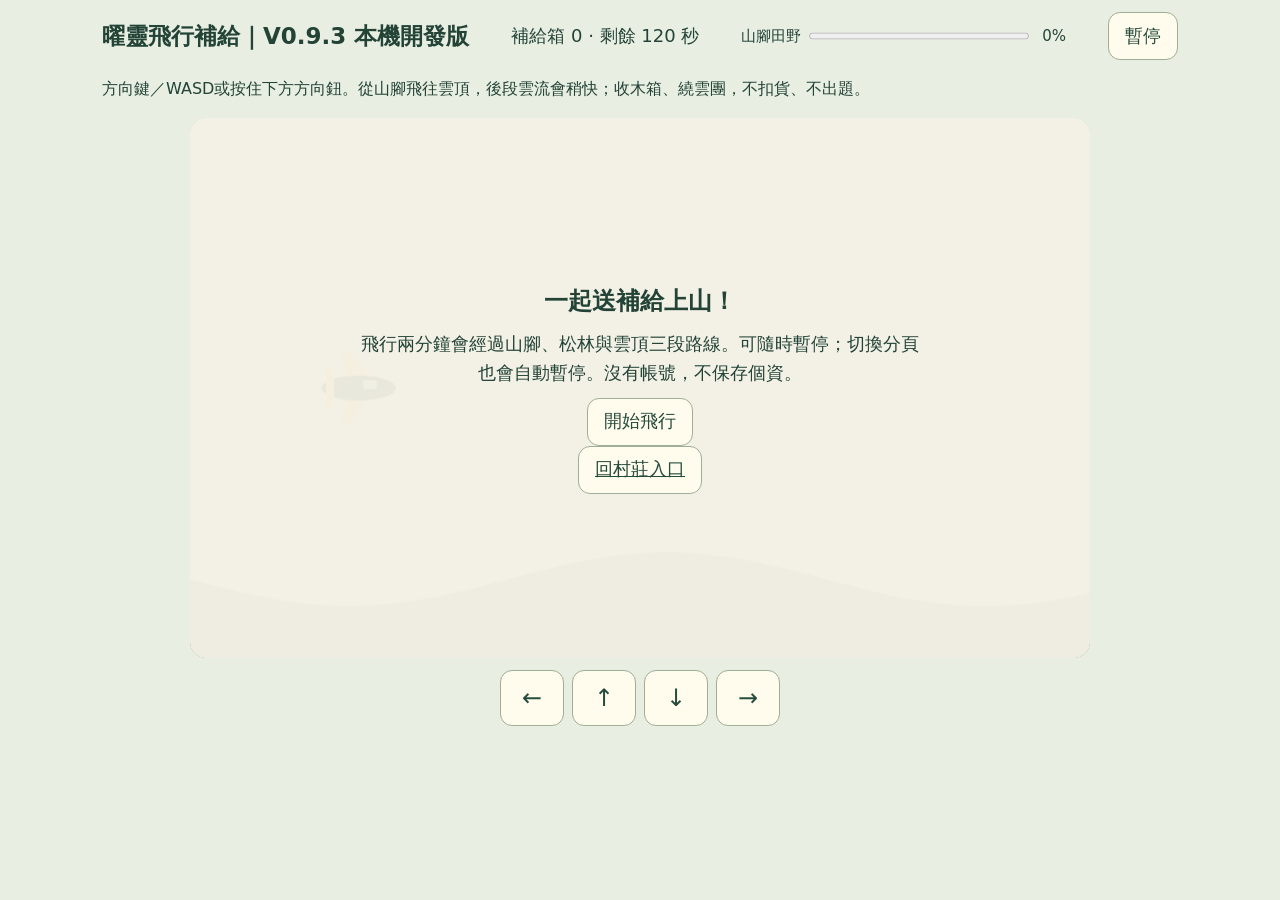
<file: games/little-lord/flight/index.html>
<!doctype html><html lang="zh-Hant"><head><meta charset="utf-8"><meta name="viewport" content="width=device-width,initial-scale=1"><title>曜靈飛行補給｜V0.9.4 公開試玩</title><link rel="stylesheet" href="embed.css?v=0.9.4">
<style>
*{box-sizing:border-box}body{margin:0;background:#e8eee2;color:#234337;font:18px/1.6 system-ui}main{max-width:1100px;margin:auto;padding:12px}h1{font-size:23px;margin:0}header{display:flex;align-items:center;justify-content:space-between;gap:12px;flex-wrap:wrap}button,a{font:inherit;min-height:48px;border:1px solid #9faf97;border-radius:12px;padding:8px 16px;background:#fffbed;color:#244b3c}button:focus-visible,a:focus-visible{outline:3px solid #886b28;outline-offset:3px}.route{display:grid;grid-template-columns:auto minmax(100px,220px) 3ch;align-items:center;gap:8px;font-size:15px}.route progress{width:100%;height:14px;accent-color:#557b61}.route span:last-child{font-variant-numeric:tabular-nums;text-align:right}#stage{position:relative;max-width:900px;margin:12px auto;background:#cee1de;border-radius:16px;overflow:hidden}canvas{display:block;width:100%;height:auto;touch-action:none;user-select:none}#overlay{position:absolute;inset:0;display:grid;place-content:center;justify-items:center;text-align:center;padding:20px;background:#f7f3e8ed}#overlay[hidden]{display:none}#overlay h2{margin:0;font-size:24px}#overlay p{max-width:560px;margin:10px 0}.controls{display:flex;justify-content:center;gap:8px;flex-wrap:wrap}.controls button{min-width:64px;touch-action:none;font-size:24px}.note{font-size:16px}#hud{font-variant-numeric:tabular-nums}#notice{min-height:29px;text-align:center}@media(max-height:500px) and (orientation:landscape){main{padding:4px 12px}h1{font-size:18px}.note{display:none}.route{grid-template-columns:auto minmax(70px,150px) 3ch;font-size:13px}#stage{max-width:calc((100dvh - 150px)*1.6667);margin:4px auto}.controls button{min-height:48px}header button{min-height:44px}}
</style></head><body><main><header><h1>曜靈飛行補給｜V0.9.3 本機開發版</h1><span id="hud">補給箱 0 · 剩餘 120 秒</span><div class="route" aria-label="飛行路線進度"><span id="route-label">山腳田野</span><progress id="route-progress" max="100" value="0"></progress><span id="route-percent">0%</span></div><button id="pause" disabled>暫停</button></header><p class="note">方向鍵／WASD或按住下方方向鈕。從山腳飛往雲頂，後段雲流會稍快；收木箱、繞雲團，不扣貨、不出題。</p><div id="stage"><canvas id="sky" width="800" height="480" tabindex="0" aria-label="飛行場景，使用方向鍵或下方方向鈕操作"></canvas><section id="overlay"><h2 id="title">一起送補給上山！</h2><p id="description">飛行兩分鐘會經過山腳、松林與雲頂三段路線。可隨時暫停；切換分頁也會自動暫停。沒有帳號，不保存個資。</p><button id="start">開始飛行</button><a href="../">回村莊入口</a></section></div><nav class="controls" aria-label="飛行方向"><button data-key="ArrowLeft" aria-label="向左飛">←</button><button data-key="ArrowUp" aria-label="向上飛">↑</button><button data-key="ArrowDown" aria-label="向下飛">↓</button><button data-key="ArrowRight" aria-label="向右飛">→</button></nav><p id="notice" aria-live="polite"></p></main><script src="logic.js?v=0.9.4"></script><script src="ui.js?v=0.9.4"></script></body></html>
</file>
<file: style.css>
:root {
  --cream: #f8f4ed;
  --cream-deep: #f0e7da;
  --paper: #fffdf9;
  --latte: #c59c77;
  --latte-dark: #9a6f4d;
  --cocoa: #4f4036;
  --muted: #786b62;
  --line: #e7d9ca;
  --sage: #a9b49c;
  --blush: #dfb8aa;
  --shadow: 0 12px 35px rgba(91, 69, 51, .07);
  --radius: 24px;
}

* { box-sizing: border-box; }
html { scroll-behavior: smooth; }
body {
  margin: 0;
  background: var(--cream);
  color: var(--cocoa);
  font-family: "Noto Sans TC", "PingFang TC", "Microsoft JhengHei", system-ui, sans-serif;
  font-size: 16px;
  line-height: 1.75;
  -webkit-font-smoothing: antialiased;
}
a { color: inherit; }
button { font: inherit; }
.container { width: min(1120px, calc(100% - 40px)); margin-inline: auto; }
.skip-link { position: fixed; top: -100px; left: 16px; z-index: 100; padding: 10px 16px; background: var(--cocoa); color: white; border-radius: 8px; }
.skip-link:focus { top: 12px; }
.sr-only { position: absolute; width: 1px; height: 1px; padding: 0; margin: -1px; overflow: hidden; clip: rect(0, 0, 0, 0); white-space: nowrap; border: 0; }

.site-header { position: sticky; top: 0; z-index: 20; background: rgba(248, 244, 237, .9); border-bottom: 1px solid rgba(231, 217, 202, .7); backdrop-filter: blur(12px); }
.header-inner { min-height: 78px; display: flex; align-items: center; justify-content: space-between; gap: 30px; }
.brand { display: flex; align-items: center; text-decoration: none; line-height: 1.25; }
.brand picture { display: block; line-height: 0; }
.brand-mark { display: block; width: clamp(205px, 20vw, 270px); height: auto; object-fit: contain; }
.brand-mobile-name { display: none; color: var(--cocoa); font-family: Georgia, "Noto Serif TC", serif; font-size: 1rem; font-weight: 700; letter-spacing: .08em; white-space: nowrap; }
.brand strong, .brand small { display: block; }
.brand strong { font-size: 1rem; letter-spacing: .05em; }
.brand small { margin-top: 3px; color: var(--muted); font-family: Georgia, serif; font-size: .7rem; letter-spacing: .08em; }
.site-nav { display: flex; align-items: center; gap: 26px; }
.site-nav a { position: relative; color: var(--muted); font-size: .92rem; text-decoration: none; transition: color .2s ease; }
.site-nav a::after { content: ""; position: absolute; right: 0; bottom: -7px; left: 0; height: 1px; background: var(--latte-dark); transform: scaleX(0); transition: transform .2s ease; }
.site-nav a:hover, .site-nav a:focus-visible { color: var(--latte-dark); }
.site-nav a:hover::after, .site-nav a:focus-visible::after { transform: scaleX(1); }
.nav-toggle { display: none; width: 44px; height: 44px; padding: 10px; border: 0; background: transparent; cursor: pointer; }
.nav-toggle span:not(.sr-only) { display: block; width: 22px; height: 2px; margin: 5px auto; background: var(--cocoa); transition: .2s ease; }

.hero { position: relative; padding: 90px 0 0; overflow: hidden; background: radial-gradient(circle at 82% 20%, rgba(223,184,170,.24), transparent 26%), var(--cream); }
.hero-inner { min-height: 500px; display: grid; grid-template-columns: 1.12fr .88fr; align-items: center; gap: 70px; }
.eyebrow { margin: 0 0 14px; color: var(--latte-dark); font-size: .78rem; font-weight: 700; letter-spacing: .18em; }
h1, h2, h3, p { overflow-wrap: break-word; }
h1, h2 { margin: 0; font-family: Georgia, "Noto Serif TC", "PMingLiU", serif; font-weight: 600; line-height: 1.35; letter-spacing: .02em; }
h1 { max-width: 680px; font-size: clamp(2.7rem, 5vw, 4.5rem); }
.hero-description { margin: 26px 0 0; color: var(--muted); font-size: 1.08rem; }
.hero-actions { display: flex; gap: 12px; margin-top: 34px; }
.button { display: inline-flex; min-height: 48px; padding: 10px 24px; align-items: center; justify-content: center; border: 1px solid var(--latte-dark); border-radius: 999px; font-weight: 700; text-decoration: none; transition: transform .2s ease, background .2s ease, box-shadow .2s ease; }
.button:hover { transform: translateY(-2px); }
.button-primary { background: var(--latte-dark); color: white; box-shadow: 0 8px 18px rgba(154,111,77,.16); }
.button-primary:hover { background: #865f43; }
.button-secondary { background: transparent; color: var(--latte-dark); }
.button-secondary:hover { background: var(--paper); }
.hero-art { position: relative; overflow: hidden; aspect-ratio: 16 / 9; border: 1px solid rgba(197,156,119,.28); border-radius: 28px 28px 70px 28px; background: var(--cream-deep); box-shadow: 0 22px 45px rgba(89,64,45,.13); }
.hero-art img { display: block; width: 100%; height: 100%; object-fit: cover; }
.motto-wrap { position: relative; }
.motto { margin: 45px 0 0; padding: 21px; border-top: 1px solid var(--line); color: var(--latte-dark); font-family: Georgia, "Noto Serif TC", serif; font-size: 1.05rem; text-align: center; letter-spacing: .16em; }

.section { padding: 108px 0; scroll-margin-top: 72px; }
.section-heading { max-width: 650px; margin: 0 auto 48px; text-align: center; }
.section-heading h2 { font-size: clamp(2rem, 4vw, 3rem); }
.section-heading > p:last-child { margin: 14px 0 0; color: var(--muted); }
.card-grid { display: grid; gap: 22px; }
.works-grid { grid-template-columns: repeat(3, 1fr); }
.work-card, .character-card { border: 1px solid rgba(231,217,202,.9); background: var(--paper); box-shadow: var(--shadow); transition: transform .22s ease, box-shadow .22s ease; }
.work-card:hover, .character-card:hover { transform: translateY(-5px); box-shadow: 0 18px 42px rgba(91,69,51,.1); }
.work-card { min-height: 280px; padding: 30px; border-radius: var(--radius); color: inherit; text-decoration: none; }
.work-card:focus-visible { outline: 3px solid var(--latte-dark); outline-offset: 4px; }
.card-icon { display: grid; width: 52px; height: 52px; margin-bottom: 24px; place-items: center; border-radius: 16px; background: var(--cream-deep); font-size: 1.65rem; }
.work-card h3, .character-card h3 { margin: 0 0 9px; font-family: Georgia, "Noto Serif TC", serif; font-size: 1.35rem; }
.work-card p, .character-card p { margin: 0; color: var(--muted); }
.work-cta { display: inline-block; margin-top: 22px; padding: 4px 11px; border-radius: 999px; background: #f3ede4; color: var(--latte-dark); font-size: .75rem; font-weight: 700; transition: background .2s ease, color .2s ease; }
.work-card:hover .work-cta, .work-card:focus-visible .work-cta { background: var(--latte-dark); color: white; }

.characters-section { background: #f2eadf; }
.character-showcase { position: relative; margin: 0 0 32px; }
.yaoling-feature { position: relative; margin: 0; overflow: hidden; border: 1px solid rgba(231,217,202,.9); border-radius: 26px; background: var(--paper); box-shadow: var(--shadow); }
.yaoling-feature img { display: block; width: 100%; height: auto; object-fit: contain; }
.yaoling-feature figcaption { display: flex; padding: 18px 24px 20px; align-items: baseline; gap: 16px; }
.yaoling-feature-kicker { flex: 0 0 auto; color: var(--latte-dark); font-size: .7rem; font-weight: 800; letter-spacing: .18em; }
.yaoling-feature strong { flex: 0 0 auto; font-family: Georgia, "Noto Serif TC", serif; font-size: 1.25rem; }
.yaoling-feature figcaption > span:last-child { color: var(--muted); font-size: .9rem; }
.demon-feature { background: #160e0d; border-color: rgba(131,55,46,.55); }
.demon-feature figcaption { color: #fff5e9; }
.demon-feature .yaoling-feature-kicker { color: #e65d4f; }
.demon-feature figcaption > span:last-child { color: #d9c5b8; }
.ruoheng-feature { background: #fff8f0; border-color: rgba(203,158,124,.5); }
.ruoheng-feature .yaoling-feature-kicker { color: #a46f52; }
.showcase-slide[hidden] { display: none; }
.showcase-arrow { position: absolute; z-index: 2; top: calc(50% - 28px); display: grid; width: 46px; height: 56px; padding: 0; place-items: center; border: 1px solid rgba(255,255,255,.72); border-radius: 999px; background: rgba(48,34,27,.68); color: #fff; box-shadow: 0 8px 22px rgba(31,19,13,.18); font: 400 2rem/1 Georgia, serif; cursor: pointer; backdrop-filter: blur(5px); }
.showcase-arrow:hover, .showcase-arrow:focus-visible { background: rgba(48,34,27,.88); }
.showcase-arrow:focus-visible, .showcase-dot:focus-visible { outline: 3px solid #fff; outline-offset: 3px; }
.showcase-arrow--prev { left: 16px; }.showcase-arrow--next { right: 16px; }
.showcase-dots { position: absolute; z-index: 2; right: 0; bottom: -22px; left: 0; display: flex; justify-content: center; gap: 9px; }
.showcase-dot { width: 10px; height: 10px; padding: 0; border: 0; border-radius: 50%; background: #c7b4a5; cursor: pointer; transition: width .2s ease, background .2s ease; }
.showcase-dot.active { width: 28px; border-radius: 999px; background: var(--latte-dark); }
.character-grid { grid-template-columns: repeat(3, 1fr); }
.character-card { padding: 14px 14px 26px; border-radius: var(--radius); text-align: center; }
.character-image { aspect-ratio: 3 / 4; margin-bottom: 22px; border-radius: 18px; overflow: hidden; background: var(--cream-deep); }
.character-image img { display: block; width: 100%; height: 100%; object-fit: cover; object-position: center top; }
.character-card--yaoling .character-image img { object-position: 52% center; }
.character-card--demon .character-image img { object-position: 50% 22%; }
.character-card p { padding-inline: 10px; font-size: .92rem; }

.about-section { background: var(--paper); }
.about-inner { display: grid; grid-template-columns: .85fr 1.15fr; align-items: center; gap: 90px; }
.about-decoration { position: relative; display: flex; min-height: 370px; padding: 60px; flex-direction: column; justify-content: center; border-radius: 50% 44% 48% 42%; background: var(--cream-deep); font-family: Georgia, "Noto Serif TC", serif; text-align: center; transform: rotate(-2deg); }
.about-decoration span, .about-decoration strong { display: block; transform: rotate(2deg); }
.about-decoration span { color: var(--muted); }.about-decoration strong { margin-top: 6px; color: var(--latte-dark); font-size: 1.7rem; }
.about-decoration .about-flower { position: absolute; right: 30px; bottom: 25px; font-size: 2.5rem; transform: rotate(12deg); }
.about-copy h2 { font-size: clamp(2.1rem, 4.4vw, 3.5rem); }
.about-copy > p:not(.eyebrow) { margin: 25px 0 0; color: var(--muted); }
blockquote { margin: 28px 0 0; padding-left: 20px; border-left: 2px solid var(--blush); color: var(--latte-dark); font-family: Georgia, "Noto Serif TC", serif; font-size: 1.15rem; }

.platforms-section { background: var(--cream); }
.platform-list { max-width: 820px; margin: auto; border-top: 1px solid var(--line); }
.platform-list a { display: grid; min-height: 92px; padding: 18px 12px; grid-template-columns: 52px 1fr auto; align-items: center; gap: 20px; border-bottom: 1px solid var(--line); text-decoration: none; transition: padding .2s ease, background .2s ease; }
.platform-list a:hover { padding-inline: 20px; background: rgba(255,253,249,.65); }
.platform-icon { display: grid; width: 44px; height: 44px; place-items: center; border-radius: 50%; background: var(--paper); color: var(--latte-dark); font-family: Arial, sans-serif; font-weight: 700; box-shadow: 0 5px 15px rgba(91,69,51,.06); }
.platform-list strong, .platform-list small { display: block; }.platform-list small { margin-top: 2px; color: var(--muted); }.arrow { color: var(--latte-dark); font-size: 1.25rem; }

.site-footer { padding: 45px 0; background: var(--cocoa); color: #f7eee5; }
.footer-inner { display: flex; align-items: flex-end; justify-content: space-between; gap: 30px; }
.footer-inner strong { font-family: Georgia, serif; font-size: 1.1rem; }.footer-inner p { margin: 5px 0 0; color: #d9cabe; font-size: .86rem; }

.fade-in { opacity: 0; transform: translateY(16px); transition: opacity .55s ease, transform .55s ease; }
.fade-in.visible { opacity: 1; transform: none; }
@media (prefers-reduced-motion: reduce) { html { scroll-behavior: auto; } *, *::before, *::after { transition-duration: .01ms !important; } .fade-in { opacity: 1; transform: none; } }

@media (min-width: 901px) and (max-width: 1439px) {
  .hero-inner { grid-template-columns: minmax(0, .44fr) minmax(0, .56fr); gap: 40px; }
  .hero-copy, .hero-art { min-width: 0; }
  h1 { font-size: clamp(2.35rem, 3.7vw, 2.65rem); line-height: 1.3; }
  .character-grid { grid-template-columns: repeat(2, minmax(0, 1fr)); }
}

@media (min-width: 1440px) {
  .hero-inner, .characters-section .container { width: min(1320px, calc(100% - 64px)); }
  .hero-inner { grid-template-columns: minmax(0, .38fr) minmax(0, .62fr); gap: 56px; }
  .hero-copy, .hero-art { min-width: 0; }
  h1 { font-size: 2.65rem; line-height: 1.3; }
  .character-grid { grid-template-columns: repeat(3, minmax(0, 1fr)); }
}

@media (max-width: 900px) {
  .site-nav { gap: 16px; }.site-nav a { font-size: .85rem; }
  .hero { padding-top: 55px; }.hero-inner { grid-template-columns: 1fr 330px; gap: 25px; }
  .works-grid { grid-template-columns: repeat(2, 1fr); }.character-grid { grid-template-columns: repeat(2, 1fr); }
  .about-inner { gap: 45px; }.about-decoration { min-height: 310px; padding: 35px; }
}

@media (max-width: 720px) {
  .container { width: min(100% - 30px, 600px); }
  .header-inner { min-height: 68px; }.brand { gap: 10px; }.brand small { display: none; }
  .brand-mark { width: 48px; height: 48px; }
  .brand-mobile-name { display: block; }
  .nav-toggle { display: block; }
  .site-nav { position: absolute; top: calc(100% + 1px); right: 0; left: 0; display: grid; gap: 0; padding: 8px 20px 18px; background: rgba(248,244,237,.98); border-bottom: 1px solid var(--line); box-shadow: 0 15px 25px rgba(79,64,54,.07); opacity: 0; visibility: hidden; transform: translateY(-8px); transition: .2s ease; }
  .site-nav.open { opacity: 1; visibility: visible; transform: none; }.site-nav a { padding: 11px 10px; font-size: .95rem; }.site-nav a::after { display: none; }
  .nav-toggle[aria-expanded="true"] span:nth-of-type(2) { transform: translateY(7px) rotate(45deg); }.nav-toggle[aria-expanded="true"] span:nth-of-type(3) { opacity: 0; }.nav-toggle[aria-expanded="true"] span:nth-of-type(4) { transform: translateY(-7px) rotate(-45deg); }
  .hero { padding-top: 60px; }.hero-inner { min-height: auto; grid-template-columns: 1fr; gap: 40px; }.hero-copy { text-align: center; }.hero-description br { display: none; }.hero-actions { justify-content: center; }.hero-art { width: min(100%, 560px); margin: 0 auto; }.motto { margin-top: 10px; }
  .section { padding: 78px 0; }.section-heading { margin-bottom: 34px; }
  .character-showcase { margin-bottom: 42px; }
  .yaoling-feature { border-radius: 20px; }
  .yaoling-feature figcaption { padding: 16px 18px 18px; align-items: flex-start; flex-direction: column; gap: 5px; }
  .yaoling-feature figcaption > span:last-child { margin-top: 3px; }
  .showcase-arrow { top: 82px; width: 38px; height: 46px; font-size: 1.6rem; }
  .showcase-arrow--prev { left: 8px; }.showcase-arrow--next { right: 8px; }
  .works-grid { grid-template-columns: 1fr; }.work-card { min-height: auto; }
  .about-inner { grid-template-columns: 1fr; gap: 42px; }.about-decoration { width: min(100%, 390px); margin: auto; }.about-copy { text-align: center; }.about-copy blockquote { display: inline-block; text-align: left; }
  .footer-inner { align-items: flex-start; flex-direction: column; gap: 20px; }
}

@media (max-width: 480px) {
  h1 { font-size: 2.45rem; }.hero-actions { align-items: stretch; flex-direction: column; }.button { width: 100%; }
  .hero-art { border-radius: 20px 20px 42px 20px; }
  .character-grid { grid-template-columns: 1fr; }.character-card { max-width: 340px; margin-inline: auto; }
  .platform-list a { grid-template-columns: 44px 1fr auto; gap: 13px; }.platform-list small { font-size: .78rem; }
}
</file>
<file: games/style.css>
:root {
  --ink: #4a392e;
  --muted: #7f6c5e;
  --paper: #fffdf8;
  --line: #e3d3bf;
  --latte: #a7754d;
  --shadow: 0 18px 48px rgba(89, 61, 40, .12);
}

* { box-sizing: border-box; }
html { min-height: 100%; background: #f6efe5; }
body { min-height: 100%; margin: 0; overflow-x: hidden; color: var(--ink); background: radial-gradient(circle at 8% 12%, rgba(238,195,129,.24), transparent 25rem), radial-gradient(circle at 92% 76%, rgba(188,147,185,.16), transparent 27rem), #f6efe5; font-family: system-ui, -apple-system, "Noto Sans TC", sans-serif; }
a { color: inherit; }

.site-header { display: flex; align-items: center; justify-content: space-between; width: min(1120px, calc(100% - 40px)); min-height: 82px; margin: auto; border-bottom: 1px solid var(--line); }
.brand { display: flex; align-items: center; text-decoration: none; }
.brand picture { display: block; line-height: 0; }
.brand img { display: block; width: 250px; height: auto; object-fit: contain; }
.brand span { display: grid; }.brand strong { font-family: Georgia, "Noto Serif TC", serif; }.brand small { margin-top: 2px; color: var(--muted); font-size: .66rem; letter-spacing: .08em; }
.home-link { padding: 8px 15px; border: 1px solid var(--line); border-radius: 999px; background: rgba(255,255,255,.5); text-decoration: none; font-size: .8rem; font-weight: 800; transition: .2s ease; }
.home-link:hover, .home-link:focus-visible { border-color: var(--latte); background: white; }

main { width: min(1120px, calc(100% - 40px)); margin: auto; }
.hero { position: relative; padding: clamp(72px, 10vw, 120px) 0 55px; text-align: center; }
.eyebrow { margin: 0 0 12px; color: var(--latte); font-size: .72rem; font-weight: 900; letter-spacing: .22em; }
h1 { margin: 0; font-family: Georgia, "Noto Serif TC", serif; font-size: clamp(2.7rem, 7vw, 5.5rem); line-height: 1; letter-spacing: .06em; }
.hero > p:last-of-type { margin: 20px 0 0; color: var(--muted); font-size: clamp(.95rem, 2vw, 1.12rem); }
.hero-decoration { position: absolute; inset: 34px 3% auto; display: flex; justify-content: space-between; color: #d5aa6b; font-size: 1.6rem; pointer-events: none; }
.hero-decoration span:nth-child(2) { align-self: end; color: #c09bb5; font-size: .75rem; }

.game-grid { display: grid; grid-template-columns: repeat(2, minmax(0, 1fr)); gap: 26px; }
.game-card { position: relative; display: flex; min-width: 0; min-height: 510px; overflow: hidden; padding: 28px; border: 1px solid var(--line); border-radius: 30px; background: var(--paper); box-shadow: var(--shadow); text-decoration: none; flex-direction: column; transition: transform .22s ease, box-shadow .22s ease; }
.game-card:hover { transform: translateY(-7px) rotate(-.25deg); box-shadow: 0 25px 58px rgba(89,61,40,.18); }
.game-card:focus-visible { outline: 4px solid var(--latte); outline-offset: 5px; }
.game-two:hover { transform: translateY(-7px) rotate(.25deg); }
.game-number { position: relative; z-index: 2; align-self: flex-start; padding: 6px 10px; border-radius: 999px; color: white; background: var(--ink); font-size: .68rem; font-weight: 900; letter-spacing: .11em; }
.game-art { position: relative; display: grid; min-height: 210px; margin: 18px 0 25px; overflow: hidden; border-radius: 23px; place-items: center; }
.game-one .game-art { background: linear-gradient(145deg, #e9d4bb, #f9ead2); }
.game-two .game-art { background: linear-gradient(145deg, #9edee5, #f6cc67); }
.studio-door { display: grid; width: 125px; height: 160px; border: 7px solid #6b4e3a; border-radius: 60px 60px 12px 12px; color: #6b4e3a; background: #fff9ea; box-shadow: 14px 12px 0 rgba(107,78,58,.16); place-items: center; font-size: .72rem; font-weight: 1000; letter-spacing: .12em; }
.character-icon { position: absolute; right: 16%; bottom: 9%; font-size: 4.2rem; filter: drop-shadow(4px 5px 0 rgba(74,57,46,.16)); transition: transform .25s ease; }
.game-one:hover .character-icon { transform: rotate(15deg) translateY(-8px); }
.chase-icon, .demon-icon, .impact-icon { position: absolute; filter: drop-shadow(4px 6px 0 rgba(74,57,46,.14)); }
.chase-icon { left: 11%; bottom: 19%; font-size: 4.7rem; }.demon-icon { right: 10%; top: 20%; font-size: 4.8rem; }.impact-icon { z-index: 2; font-size: 3.8rem; transition: transform .2s ease; }
.game-two:hover .chase-icon { animation: chase .38s ease-in-out infinite alternate; }.game-two:hover .demon-icon { animation: flee .3s ease-in-out infinite alternate; }.game-two:hover .impact-icon { transform: scale(1.25) rotate(12deg); }
.game-copy { display: grid; gap: 12px; }.game-copy strong { font-family: Georgia, "Noto Serif TC", serif; font-size: clamp(1.7rem, 4vw, 2.45rem); line-height: 1.18; }.game-copy > span { color: var(--muted); line-height: 1.7; }
.play-button { display: flex; align-items: center; justify-content: space-between; margin-top: auto; padding-top: 24px; color: var(--latte); font-size: .86rem; font-weight: 900; }.play-button b { display: grid; width: 38px; height: 38px; border-radius: 50%; color: white; background: var(--latte); place-items: center; font-size: 1.05rem; transition: transform .2s ease; }.game-card:hover .play-button b { transform: translateX(4px); }
.room-note { margin: 48px 0 80px; color: var(--muted); text-align: center; font-family: Georgia, "Noto Serif TC", serif; }
footer { padding: 28px 20px; border-top: 1px solid var(--line); color: var(--muted); text-align: center; font-size: .72rem; }

@keyframes chase { to { transform: translate(10px, -8px) rotate(-5deg); } }
@keyframes flee { to { transform: translate(8px, -10px) rotate(8deg); } }

@media (max-width: 720px) {
  .site-header, main { width: min(100% - 28px, 620px); }
  .site-header { min-height: 70px; }.brand img { width: 46px; height: 46px; }.brand small { display: none; }.home-link { padding: 7px 12px; }
  .hero { padding: 65px 0 42px; }.game-grid { grid-template-columns: 1fr; gap: 20px; }.game-card { min-height: 480px; padding: 20px; border-radius: 24px; }.game-art { min-height: 205px; }
  .room-note { margin: 38px 0 60px; }
}

@media (prefers-reduced-motion: reduce) {
  *, *::before, *::after { animation-duration: .01ms !important; animation-iteration-count: 1 !important; transition-duration: .01ms !important; }
}
</file>
<file: novels/style.css>
:root {
  --ink: #4a392e;
  --muted: #7f6c5e;
  --paper: #fffdf8;
  --line: #e3d3bf;
  --latte: #9a6f4d;
  --shadow: 0 18px 48px rgba(89, 61, 40, .12);
}

* { box-sizing: border-box; }
html { min-height: 100%; background: #f6efe5; }
body { min-height: 100%; margin: 0; overflow-x: hidden; color: var(--ink); background: radial-gradient(circle at 10% 10%, rgba(223,184,170,.24), transparent 26rem), radial-gradient(circle at 90% 75%, rgba(169,180,156,.2), transparent 28rem), #f6efe5; font-family: system-ui, -apple-system, "Noto Sans TC", sans-serif; }
a { color: inherit; }
.skip-link { position: fixed; top: -100px; left: 16px; z-index: 10; padding: 10px 16px; border-radius: 8px; color: white; background: var(--ink); }
.skip-link:focus { top: 12px; }

.site-header { display: flex; align-items: center; justify-content: space-between; width: min(1120px, calc(100% - 40px)); min-height: 82px; margin: auto; border-bottom: 1px solid var(--line); }
.brand { display: flex; align-items: center; text-decoration: none; }
.brand picture { display: block; line-height: 0; }
.brand img { display: block; width: 250px; height: auto; object-fit: contain; }
.brand span { display: grid; }
.brand strong { font-family: Georgia, "Noto Serif TC", serif; }
.brand small { margin-top: 2px; color: var(--muted); font-size: .66rem; letter-spacing: .08em; }
.home-link { padding: 8px 15px; border: 1px solid var(--line); border-radius: 999px; background: rgba(255,255,255,.55); text-decoration: none; font-size: .8rem; font-weight: 800; }
.home-link:hover, .home-link:focus-visible { border-color: var(--latte); background: white; }

main { width: min(1120px, calc(100% - 40px)); margin: auto; }
.hero { padding: clamp(68px, 9vw, 110px) 0 50px; text-align: center; }
.eyebrow { margin: 0 0 12px; color: var(--latte); font-size: .72rem; font-weight: 900; letter-spacing: .22em; }
h1 { margin: 0; font-family: Georgia, "Noto Serif TC", serif; font-size: clamp(2.8rem, 7vw, 5.5rem); line-height: 1.1; letter-spacing: .06em; }
.hero > p:last-child { margin: 20px 0 0; color: var(--muted); line-height: 1.8; }

.novel-grid { display: grid; grid-template-columns: repeat(3, minmax(0, 1fr)); gap: 25px; }
.novel-card { min-width: 0; overflow: hidden; border: 1px solid var(--line); border-radius: 28px; background: var(--paper); box-shadow: var(--shadow); text-decoration: none; transition: transform .22s ease, box-shadow .22s ease; }
.novel-card:hover { transform: translateY(-7px); box-shadow: 0 25px 58px rgba(89,61,40,.18); }
.novel-card:focus-visible { outline: 4px solid var(--latte); outline-offset: 5px; }
.cover { display: block; overflow: hidden; aspect-ratio: 2 / 3; background: #eadfd2; }
.cover img { display: block; width: 100%; height: 100%; object-fit: cover; transition: transform .35s ease; }
.novel-card:hover .cover img { transform: scale(1.025); }
.novel-copy { display: grid; gap: 7px; padding: 22px; }
.novel-copy .genre { color: var(--latte); font-size: .7rem; font-weight: 900; letter-spacing: .1em; }
.novel-copy strong { font-family: Georgia, "Noto Serif TC", serif; font-size: clamp(1.35rem, 2.6vw, 1.8rem); line-height: 1.35; }
.novel-copy > span:last-child { display: flex; align-items: center; justify-content: space-between; margin-top: 8px; color: var(--muted); font-size: .82rem; font-weight: 800; }
.novel-copy b { display: grid; width: 35px; height: 35px; border-radius: 50%; color: white; background: var(--latte); place-items: center; }
.shelf-note { margin: 45px 0 75px; color: var(--muted); text-align: center; font-family: Georgia, "Noto Serif TC", serif; }
footer { padding: 28px 20px; border-top: 1px solid var(--line); color: var(--muted); text-align: center; font-size: .72rem; }

@media (max-width: 820px) {
  .novel-grid { grid-template-columns: repeat(2, minmax(0, 1fr)); }
}
@media (max-width: 560px) {
  .site-header, main { width: min(100% - 28px, 620px); }
  .site-header { min-height: 70px; }
  .brand img { width: 46px; height: 46px; }
  .brand small { display: none; }
  .home-link { padding: 7px 12px; }
  .hero { padding: 58px 0 38px; }
  .hero br { display: none; }
  .novel-grid { grid-template-columns: 1fr; gap: 20px; }
  .novel-card { width: min(100%, 390px); margin-inline: auto; border-radius: 24px; }
}

@media (prefers-reduced-motion: reduce) {
  *, *::before, *::after { transition-duration: .01ms !important; }
}
</file>
<file: games/game-002/style.css>
:root {
  --ink: #352820;
  --paper: #fffaf0;
  --cream: #f8e5b8;
  --orange: #ef8c3e;
  --red: #c94b3d;
  --purple: #5c4478;
  --shadow: 0 18px 50px rgba(69, 42, 22, .18);
}

* { box-sizing: border-box; }
html { min-height: 100%; background: #f1c86e; }
body { min-height: 100%; margin: 0; overflow-x: hidden; color: var(--ink); background: radial-gradient(circle at 15% 0, #fff1c9 0 15%, transparent 42%), linear-gradient(150deg, #f7d77e, #ed9b55); font-family: system-ui, -apple-system, "Noto Sans TC", sans-serif; }
button { font: inherit; }

.game-shell { width: min(1080px, calc(100% - 32px)); margin: 0 auto; padding: 24px 0 max(24px, env(safe-area-inset-bottom)); }
.game-header { display: flex; align-items: end; justify-content: space-between; gap: 20px; margin-bottom: 16px; }
.header-actions { display: flex; align-items: center; gap: 9px; }
.eyebrow { margin: 0 0 3px; font-size: .7rem; font-weight: 900; letter-spacing: .16em; }
h1 { margin: 0; font-size: clamp(1.75rem, 5vw, 3.25rem); line-height: 1; letter-spacing: -.04em; }
.sound-button { min-height: 42px; padding: 8px 14px; border: 2px solid var(--ink); border-radius: 999px; color: var(--ink); background: rgba(255,255,255,.55); box-shadow: 3px 3px 0 var(--ink); cursor: pointer; font-size: .78rem; font-weight: 900; }
.room-link { display: grid; min-height: 42px; padding: 8px 14px; border: 2px solid var(--ink); border-radius: 999px; color: var(--ink); background: rgba(255,255,255,.55); box-shadow: 3px 3px 0 var(--ink); place-items: center; text-decoration: none; font-size: .78rem; font-weight: 900; }
.room-link:hover, .room-link:focus-visible { background: white; }
.sound-button:active { translate: 2px 2px; box-shadow: 1px 1px 0 var(--ink); }

.hud { display: grid; grid-template-columns: 120px 1fr; gap: 14px; margin-bottom: 12px; }
.combo-box, .progress-wrap { border: 3px solid var(--ink); border-radius: 18px; background: rgba(255,250,240,.92); box-shadow: 5px 5px 0 rgba(53,40,32,.85); }
.combo-box { display: flex; align-items: center; justify-content: center; flex-direction: column; min-height: 78px; }
.combo-box span { font-size: .7rem; font-weight: 1000; letter-spacing: .12em; }
.combo-box strong { font-size: 2rem; line-height: 1; font-variant-numeric: tabular-nums; }
.progress-wrap { display: flex; justify-content: center; flex-direction: column; padding: 12px 18px; }
.progress-label { display: flex; justify-content: space-between; gap: 14px; margin-bottom: 8px; font-size: .72rem; font-weight: 900; }
.progress-label > span:last-child { color: #725f51; }
.progress-track { height: 14px; overflow: hidden; border: 2px solid var(--ink); border-radius: 999px; background: #e7d8c6; }
.progress-bar { width: 0%; height: 100%; background: linear-gradient(90deg, #f4b73d, #ef6d38, #d33f66); transition: width .15s ease-out; }

.stage { position: relative; display: block; width: 100%; height: clamp(390px, 58vh, 610px); min-height: 390px; overflow: hidden; padding: 0; border: 4px solid var(--ink); border-radius: 30px; color: inherit; background: linear-gradient(#9de4f1 0 56%, #acd46f 56% 69%, #dca766 69%); box-shadow: var(--shadow), 8px 8px 0 var(--ink); cursor: crosshair; touch-action: manipulation; user-select: none; -webkit-tap-highlight-color: transparent; }
.stage:focus-visible { outline: 5px solid white; outline-offset: 5px; }
.sun { position: absolute; top: 9%; left: 9%; width: 74px; height: 74px; border: 4px solid var(--ink); border-radius: 50%; background: #ffe266; box-shadow: 0 0 0 12px rgba(255,226,102,.25); }
.road { position: absolute; right: -5%; bottom: -7%; left: -5%; height: 38%; background: #766d68; transform: perspective(300px) rotateX(4deg); }
.road::before { content: ""; position: absolute; top: 0; right: 0; left: 0; height: 6px; background: var(--ink); }
.road i { position: absolute; bottom: 45%; width: 90px; height: 12px; border-radius: 999px; background: #fff5ca; animation: road-dash .65s linear infinite; }
.road i:nth-child(1) { left: 12%; }.road i:nth-child(2) { left: 48%; }.road i:nth-child(3) { left: 84%; }
.speed-lines { position: absolute; inset: 12% 0 35%; opacity: .25; background: repeating-linear-gradient(175deg, transparent 0 35px, white 37px 40px, transparent 42px 75px); animation: lines .45s linear infinite; }

.runner { position: absolute; bottom: 13%; z-index: 3; display: block; width: clamp(145px, 24vw, 260px); filter: drop-shadow(0 15px 8px rgba(40,25,12,.28)); transform-origin: 50% 100%; pointer-events: none; }
.runner-frame { display: block; overflow: hidden; aspect-ratio: 1.0525; }
.sprite { display: block; width: 100%; height: 100%; background-repeat: no-repeat; background-size: 400% 400%; }
.ruoheng .sprite { background-image: url("assets/ruoheng-spritesheet.png"); animation: sprite-run .48s steps(1, end) infinite; }
.demon .runner-frame { aspect-ratio: 1.097; }
.demon .sprite { background-image: url("assets/demon-king-spritesheet.png"); animation: sprite-run .42s steps(1, end) infinite; }
.runner-name { position: absolute; right: 8%; bottom: -12px; padding: 5px 11px; border: 3px solid var(--ink); border-radius: 999px; background: white; font-size: clamp(.68rem, 2vw, .9rem); font-weight: 1000; transform: rotate(-3deg); }
.ruoheng { left: 13%; animation: run-a .36s ease-in-out infinite alternate; }
.demon { right: 11%; width: clamp(135px, 22vw, 235px); animation: run-b .31s ease-in-out infinite alternate; }
.demon .runner-name { right: auto; left: 8%; background: #2c2431; color: white; transform: rotate(4deg); }
.stage.attacking .ruoheng { animation: attack .19s cubic-bezier(.2,.9,.3,1); }
.stage.attacking .demon { animation: bonk .22s ease-out; }
.stage.attacking .ruoheng .sprite { background-image: url("assets/ruoheng-attack-spritesheet.png"); background-size: 400% 100%; animation: sprite-attack .22s steps(1, end); }
.stage.attacking .demon .sprite { animation: sprite-hit .22s steps(1, end); }
.stage.impact { filter: saturate(1.35) contrast(1.05); }

.speech { position: absolute; z-index: 5; padding: 8px 13px; border: 3px solid var(--ink); border-radius: 16px; background: white; font-weight: 1000; opacity: 0; transform: scale(.6) rotate(-6deg); transition: .15s; pointer-events: none; }
.speech.show { opacity: 1; transform: scale(1) rotate(-3deg); }
.speech-ruoheng { left: 8%; top: 19%; }.speech-demon { right: 7%; top: 13%; transform: scale(.6) rotate(6deg); }.speech-demon.show { transform: scale(1) rotate(4deg); }
.hit-burst { position: absolute; z-index: 7; top: 39%; left: 58%; font-size: clamp(2rem, 8vw, 5rem); font-weight: 1000; color: #fff; text-shadow: 4px 4px 0 var(--red), -2px -2px 0 var(--ink); opacity: 0; transform: scale(.25) rotate(-12deg); pointer-events: none; }
.hit-burst.pop { animation: hit-pop .28s ease-out; }
.floating-layer { position: absolute; inset: 0; z-index: 6; pointer-events: none; }
.particle { position: absolute; left: var(--x); top: var(--y); font-size: var(--size); animation: particle .7s ease-out forwards; }
.tap-hint { position: absolute; z-index: 8; right: 50%; bottom: 4%; translate: 50% 0; width: max-content; max-width: 88%; padding: 10px 18px; border: 3px solid var(--ink); border-radius: 999px; background: #fff8df; box-shadow: 4px 4px 0 var(--ink); font-size: clamp(.78rem, 2.5vw, 1rem); font-weight: 1000; animation: hint 1s ease-in-out infinite alternate; }
.tap-hint small { margin-left: 8px; color: #745f50; }.tap-hint.hidden { display: none; }
.status-message { min-height: 1.5em; margin: 17px 0 0; text-align: center; font-weight: 900; }

.game-shell.level-10 .stage { box-shadow: 0 0 0 7px #ffe76d, var(--shadow), 8px 8px 0 var(--ink); }
.game-shell.level-30 .speed-lines { opacity: .55; animation-duration: .25s; }
.game-shell.level-30 .runner { animation-duration: .2s; }
.game-shell.level-50 .stage { animation: turbo-shake .18s linear infinite; }
.game-shell.level-50 .sun { animation: sun-spin 1s linear infinite; box-shadow: 0 0 0 18px rgba(255,226,102,.35); }
.game-shell.level-50 .road i { animation-duration: .25s; }
.game-shell.level-100 { filter: saturate(1.4); }

.clear-screen { position: fixed; z-index: 20; inset: 0; display: grid; place-items: center; padding: 24px; background: rgba(42,24,38,.82); backdrop-filter: blur(8px); }
.clear-screen[hidden] { display: none; }
.clear-card { width: min(500px, 100%); padding: clamp(25px, 6vw, 48px); border: 5px solid var(--ink); border-radius: 32px; background: var(--paper); box-shadow: 12px 12px 0 #f2bd3c; text-align: center; animation: clear-in .45s cubic-bezier(.2,1.4,.4,1); }
.clear-kicker { margin: 0; color: var(--red); font-weight: 1000; letter-spacing: .18em; }
.clear-emoji { font-size: 5rem; animation: idiot .45s ease-in-out infinite alternate; }
.clear-card h2 { margin: 0; font-size: clamp(2.2rem, 9vw, 4rem); line-height: 1; }
.clear-card p { line-height: 1.7; }.clear-card > strong { display: block; margin: 18px 0; font-size: 1.5rem; color: var(--purple); letter-spacing: .12em; }
.clear-card button { min-height: 52px; padding: 10px 24px; border: 3px solid var(--ink); border-radius: 999px; color: white; background: var(--red); box-shadow: 5px 5px 0 var(--ink); cursor: pointer; font-weight: 1000; }

@keyframes run-a { to { transform: translateY(-10px) rotate(-2deg); } }
@keyframes run-b { to { transform: translateY(-13px) rotate(3deg); } }
@keyframes sprite-run { 0% { background-position: 0 33.333%; } 25% { background-position: 33.333% 33.333%; } 50% { background-position: 66.667% 33.333%; } 75%, 100% { background-position: 100% 33.333%; } }
@keyframes sprite-attack { 0% { background-position: 0 0; } 25% { background-position: 33.333% 0; } 50% { background-position: 66.667% 0; } 75%, 100% { background-position: 100% 0; } }
@keyframes sprite-hit { 0% { background-position: 0 66.667%; } 25% { background-position: 33.333% 66.667%; } 50% { background-position: 66.667% 66.667%; } 75%, 100% { background-position: 100% 66.667%; } }
@keyframes road-dash { from { translate: 350px 0; } to { translate: -350px 0; } }
@keyframes lines { to { translate: -80px 0; } }
@keyframes attack { 45% { transform: translate(24%, -5%) rotate(9deg) scale(1.05); } }
@keyframes bonk { 40% { transform: translate(8%, -11%) rotate(11deg) scale(.94); } }
@keyframes hit-pop { 45% { opacity: 1; transform: scale(1.1) rotate(7deg); } 100% { opacity: 0; transform: scale(1.45) rotate(13deg); } }
@keyframes particle { to { opacity: 0; translate: var(--dx) var(--dy); rotate: var(--r); scale: .45; } }
@keyframes hint { to { transform: translateY(-5px); } }
@keyframes turbo-shake { 25% { translate: 2px -1px; } 75% { translate: -2px 1px; } }
@keyframes sun-spin { to { rotate: 360deg; } }
@keyframes clear-in { from { opacity: 0; transform: scale(.55) rotate(-8deg); } }
@keyframes idiot { to { transform: rotate(14deg) scale(1.08); } }

@media (max-width: 620px) {
  .game-shell { width: min(100% - 20px, 1080px); padding-top: 14px; }
  .game-header { align-items: center; }.eyebrow { font-size: .55rem; }.header-actions { gap: 6px; }.room-link, .sound-button { min-height: 38px; padding: 6px 10px; font-size: .68rem; }
  .hud { grid-template-columns: 92px 1fr; gap: 8px; }.combo-box, .progress-wrap { border-width: 2px; border-radius: 14px; box-shadow: 3px 3px 0 var(--ink); }
  .combo-box { min-height: 62px; }.combo-box strong { font-size: 1.6rem; }.progress-wrap { padding: 8px 10px; }.progress-label { font-size: .58rem; }
  .stage { height: min(67vh, 560px); min-height: 390px; border-radius: 21px; box-shadow: var(--shadow), 5px 5px 0 var(--ink); }
  .ruoheng { left: 1%; bottom: 15%; width: 47vw; }.demon { right: 0; bottom: 25%; width: 42vw; }
  .hit-burst { top: 43%; left: 56%; }.speech-ruoheng { top: 15%; left: 5%; }.speech-demon { top: 8%; right: 4%; }
  .tap-hint small { display: none; }.status-message { margin-top: 13px; font-size: .85rem; }
}

@media (prefers-reduced-motion: reduce) {
  *, *::before, *::after { scroll-behavior: auto !important; animation-duration: .01ms !important; animation-iteration-count: 1 !important; transition-duration: .01ms !important; }
}
</file>
<file: games/little-lord/style.css>
:root{color-scheme:light;--ink:#243c35;--muted:#758078;--paper:#f9f7f0;--green:#284f42;--gold:#ba8c42;--line:#e4e5d9;font-family:"Noto Sans TC","PingFang TC","Microsoft JhengHei",sans-serif;font-size:16px}*{box-sizing:border-box}body{margin:0;background:var(--paper);color:var(--ink)}button,input{font:inherit}button{cursor:pointer;touch-action:manipulation}button:focus-visible,a:focus-visible,input:focus-visible{outline:3px solid #d69d3e;outline-offset:4px}button{min-height:44px}button:disabled{opacity:.5;cursor:default}[hidden]{display:none!important}.eyebrow{font-size:10px;letter-spacing:2px;font-weight:800;color:#8c815f}.welcome{min-height:100svh;position:relative;overflow:hidden;display:flex;align-items:center;background:#284536}.welcome-art{position:absolute;inset:0;background:url('assets/village.png') center/cover;transform:scale(1.03)}.welcome-shade{position:absolute;inset:0;background:linear-gradient(90deg,rgba(17,37,29,.9),rgba(17,37,29,.73) 35%,rgba(17,37,29,.06) 85%)}.welcome-card{position:relative;width:min(580px,100%);margin:48px 8%;color:#fff8df;z-index:2}.welcome-card .eyebrow{color:#dcc498;margin-bottom:30px}.chapter{font-size:14px;color:#efdbab;letter-spacing:3px}.welcome h1{font-size:clamp(56px,6vw,96px);line-height:1.12;letter-spacing:5px;margin:22px 0;font-family:serif}.welcome em{font-style:normal;color:#efcc83}.intro{font-size:18px;line-height:1.9;color:#e3e5d4;margin:20px 0 32px}#name-form{max-width:360px}label{display:block;font-weight:700;margin-bottom:12px}input{width:100%;height:58px;border:1px solid #a5aa8b;border-radius:12px;background:#fffaf0;color:var(--ink);padding:12px 16px;font-size:19px}#name-help{display:block;color:#c5cfb7;margin:10px 0 22px;font-size:12px;line-height:1.7}.primary{background:var(--green);color:white;border:0;border-radius:12px;padding:14px 22px;min-height:52px;font-weight:800}.start{width:100%;background:#e6be72;color:#253b2c;display:flex;justify-content:space-between;align-items:center}.start:hover{background:#f1cc83}.local-note{color:#aab9a3;font-size:12px;line-height:1.8}.welcome-friends{position:absolute;right:10%;bottom:5%;display:flex;align-items:end;filter:drop-shadow(0 8px 10px #15362477)}.sprite{--actor:0;position:relative;width:90px;height:160px;background-image:url('assets/characters.png');background-size:400% 100%;background-position:calc(var(--actor) * 100% / 3) 50%;background-repeat:no-repeat;pointer-events:none}.sprite.large{width:150px;height:270px}.welcome-friends .sprite:nth-child(2){margin-bottom:15px}.topbar{height:90px;padding:0 4%;display:flex;align-items:center;justify-content:space-between;border-bottom:1px solid var(--line);background:#fffdf8}.wordmark{display:flex;align-items:center;gap:12px;text-decoration:none;color:var(--ink);font-weight:800;font-family:serif;font-size:22px}.brand-icon{font-size:34px;color:var(--gold)}.wordmark small{display:block;font:8px sans-serif;letter-spacing:2px;margin-top:7px;color:#95886c}.player-chip{display:flex;align-items:center;gap:12px;font-size:14px}.player-chip small{display:block;font-size:10px;color:var(--muted);margin-bottom:3px}.avatar{background:#ebe8da;color:var(--gold);width:42px;height:42px;border-radius:50%;display:grid;place-items:center;font-size:24px}.text-button{background:none;border:0;color:#6e7b6b;text-decoration:underline;font-size:12px;padding:6px}.game-layout{max-width:1800px;margin:auto;padding:32px 3%;display:grid;grid-template-columns:285px minmax(0,1fr);gap:32px}.journal>h1{font:700 30px serif;margin:12px 0 28px}.journal>h1 span{font:12px sans-serif;display:block;color:var(--muted);margin-top:14px;line-height:1.8}.quest{padding:22px;border:1px solid #dfe3d4;border-radius:18px;background:#f0f2e8}.section-label{font-size:10px;letter-spacing:2px;color:#78876c;font-weight:800}h2{font-size:18px;margin:12px 0}.quest p{font-size:13px;line-height:1.9;color:#6d796c}.progress-track{height:5px;border-radius:8px;background:#dbe1ce;overflow:hidden;margin-top:18px}.progress-track i{display:block;height:100%;width:0;background:#7c9a5b;transition:width .5s}.quest .progress-text{font-size:11px;display:flex;justify-content:space-between}.friend-list{display:flex;gap:6px;margin-top:14px}.friend-badge{border:1px solid #d9dfd1;padding:6px 9px;font-size:11px;border-radius:20px;color:#859079;background:#fff9}.friend-badge.done{color:#346044;border-color:#9ab78a;background:#e3ecd9}.places{margin-top:24px}.section-heading{display:flex;align-items:center;justify-content:space-between}.section-heading h2{font-size:14px}.section-heading span{font-size:10px;color:#899080}.place-button{width:100%;display:flex;align-items:center;gap:12px;border:0;border-bottom:1px solid #e8e7dc;background:transparent;text-align:left;padding:10px 4px;color:var(--ink)}.place-button:hover{background:#eeeee2;border-radius:10px}.place-icon{width:34px;height:34px;border-radius:10px;background:#ece8d8;display:grid;place-items:center;color:#8b714a;font-size:20px}.place-button strong{font-size:13px;display:block}.place-button small{font-size:10px;color:#8a9184;display:block;margin-top:4px}.place-button .arrow{margin-left:auto;color:#a4ae98}.journal-foot{display:flex;flex-wrap:wrap;align-items:center;gap:6px;margin-top:20px;font-size:10px;color:#8a9586}.save-dot,.live-dot{width:6px;height:6px;border-radius:50%;display:inline-block;background:#81a36f}.journal-foot .text-button{margin-left:auto}.world-panel{position:relative;min-width:0;border-radius:22px;background:white;border:1px solid #dedfcf;overflow:hidden;box-shadow:0 16px 40px #353d1d0a;align-self:start}.world-top{height:54px;padding:0 22px;display:flex;justify-content:space-between;align-items:center;font-size:12px;font-weight:700}.world-top small{font-size:10px;color:#8c9586;margin-left:18px;font-weight:400}.round-button{border:1px solid var(--line);border-radius:50%;width:32px;min-height:32px;background:#fbfbf4;color:#7f897a}.viewport{height:min(69vh,760px);min-height:450px;background:#adc58c;position:relative;overflow:auto;scrollbar-width:none;cursor:grab;overscroll-behavior:contain;touch-action:pan-x pan-y}.viewport::-webkit-scrollbar{display:none}.viewport.dragging{cursor:grabbing}.world{width:1600px;height:1066.667px;position:relative;transform-origin:top left;isolation:isolate}.map-art{position:absolute;width:100%;height:100%;object-fit:fill;user-select:none;pointer-events:none}.map-location{position:absolute;transform:translate(-50%,-50%);z-index:4;display:flex;align-items:center;gap:8px;min-height:38px;background:#fff8e7ed;border:1px solid #e6d7b7;border-radius:10px;padding:7px 13px;color:#4c5039;box-shadow:0 4px 12px #25331b33;white-space:nowrap;font-size:14px;font-weight:800}.map-location:hover{background:#fffef6;transform:translate(-50%,-50%) scale(1.05)}.map-location .visit-dot{font-size:11px;color:#7c9667}.actor{position:absolute;transform:translate(-50%,-100%);z-index:8;pointer-events:none}.actor.npc{pointer-events:auto;cursor:pointer;background:transparent;border:0;padding:0;min-height:0}.actor .sprite{filter:drop-shadow(0 5px 3px #20361d55)}.actor.npc:hover .sprite{filter:drop-shadow(0 0 8px #ffeb99)}.actor .shadow{position:absolute;left:20%;bottom:0;width:60%;height:10px;border-radius:50%;background:#20351e55;z-index:-1}.name-tag,.player-tag{display:block;background:#fff7e7ed;border-radius:20px;padding:5px 10px;border:1px solid #d5c69e;font-size:12px;color:#394e39;white-space:nowrap;text-align:center;position:absolute;left:50%;top:-20px;transform:translateX(-50%);font-weight:800}.name-tag::after{content:' ⋯';color:#a58d5e}.player-tag{background:#2e5849;color:#fff6d6;border-color:#e8ce87}.player.walking .sprite{animation:walk .3s infinite alternate}.player.walking{will-change:left,top}.destination-marker{position:absolute;width:30px;height:16px;transform:translate(-50%,-50%);border:3px solid #f8e4a2;border-radius:50%;box-shadow:0 0 0 5px #d5b14755;z-index:6;animation:pulse 1s infinite}.map-controls{display:flex;align-items:center;justify-content:space-between;gap:12px;min-height:58px;padding:10px 16px;background:#fffdf6}.map-hint{font-size:11px;color:#7a826d;display:flex;gap:8px;align-items:center}.map-hint>span:first-child{color:var(--gold);font-size:20px}.control-buttons{display:flex;gap:4px;align-items:center;flex-shrink:0}.control-buttons button{border:1px solid #e5e5d6;background:#f7f7ee;border-radius:8px;width:36px;min-height:36px;color:#52634b}.control-buttons output{font-size:10px;color:#7d8974;min-width:34px;text-align:center}.control-buttons .center-button{width:auto;padding:0 10px;margin-left:7px;font-size:11px}.arrival-note{position:absolute;bottom:76px;left:50%;transform:translateX(-50%);max-width:90%;padding:12px 20px;border-radius:40px;background:#244b40ed;color:white;font-size:13px;opacity:0;transition:opacity .3s;pointer-events:none;text-align:center}.arrival-note.visible{opacity:1}.loading{position:absolute;inset:0;display:grid;place-items:center;color:#284a38;background:#e0e7d2;font-weight:700}.conversation{border:1px solid #ddd8bd;border-radius:24px;padding:28px;max-width:min(780px,94vw);width:780px;overflow:visible;background:#fffcf3;color:var(--ink);box-shadow:0 20px 80px #10201644}.conversation[open]{display:grid;grid-template-columns:150px 1fr;gap:20px;align-items:end}.conversation::backdrop,.info-dialog::backdrop{background:#17352f66;backdrop-filter:blur(3px)}.dialog-close{position:absolute;right:12px;top:12px;width:34px;min-height:34px;background:#eeeee2;border:0;border-radius:50%;font-size:23px;color:#75816e}.dialog-character .sprite{width:150px;height:255px}.dialog-copy .eyebrow{margin:0 0 8px}.dialog-copy h2{font:700 27px serif;margin-top:8px}.dialog-copy>p:not(.eyebrow){font-size:17px;line-height:1.9;min-height:110px;white-space:pre-line}.dialog-copy .primary{margin-top:8px}.info-dialog{padding:30px;max-width:500px;width:92%;border-radius:22px;border:1px solid #dce0cf;background:#fffdf4;color:var(--ink)}.info-dialog p{font-size:15px;line-height:1.9}.info-dialog .primary{width:100%;margin-top:12px}@keyframes walk{from{transform:translateY(0) rotate(-2deg)}to{transform:translateY(-5px) rotate(2deg)}}@keyframes pulse{50%{box-shadow:0 0 0 10px #d5b14711}}@media(min-width:1600px){.game-layout{grid-template-columns:310px minmax(0,1fr)}.journal{padding:0 12px}}@media(max-width:1000px){.game-layout{grid-template-columns:220px minmax(0,1fr);gap:18px;padding:22px 2%}.quest{padding:16px}.world-top small{display:none}.map-hint{max-width:160px;line-height:1.6}.world-top{padding:0 14px}.sprite.large{width:120px;height:220px}.welcome-friends{right:3%;bottom:10%}}@media(max-width:700px){.welcome-card{margin:36px 7%;padding-bottom:150px}.welcome h1{font-size:62px}.welcome-card .eyebrow{font-size:8px;letter-spacing:1px}.welcome-friends{right:5%;bottom:0}.sprite.large{width:90px;height:155px}.welcome-shade{background:linear-gradient(90deg,#132e25ee,#132e2599)}.intro{font-size:16px;margin-bottom:24px}.welcome-card .local-note{max-width:220px}.topbar{height:74px;padding:0 16px}.wordmark{font-size:18px;gap:6px}.brand-icon{font-size:27px}.wordmark small{font-size:6px;letter-spacing:1px}.player-chip{gap:7px;font-size:13px}.player-chip .avatar{display:none}.game-layout{display:flex;flex-direction:column;padding:18px 12px;gap:18px}.journal{display:contents}.journal>.eyebrow,.journal>h1{display:none}.quest{padding:14px 16px;order:0}.quest .section-label{font-size:9px}.quest h2{font-size:17px;display:inline;margin-left:10px}.quest>p:not(.progress-text){font-size:12px;margin:9px 0}.progress-track{margin-top:10px}.quest .progress-text{display:inline-block;margin:8px 8px 0 0}.friend-list{display:inline-flex;margin-top:7px}.friend-badge{font-size:10px;padding:4px 7px}.world-panel{order:1;width:100%;border-radius:16px}.viewport{height:57svh;min-height:350px}.world-top{height:42px;font-size:11px}.map-controls{padding:8px;gap:4px;flex-wrap:wrap}.map-hint{max-width:none;font-size:10px}.control-buttons{margin-left:auto}.places{order:2;margin-top:0}.section-heading h2{margin:0 0 10px}.section-heading span{margin-bottom:10px}#destination-list{display:grid;grid-template-columns:repeat(3,1fr);gap:7px}.place-button{border:1px solid #dfdfd1;border-radius:12px;padding:9px 7px;gap:7px;background:#fffdf5}.place-icon{width:27px;height:29px;font-size:17px}.place-button strong{font-size:12px}.place-button small{font-size:9px}.place-button .arrow{display:none}.journal-foot{order:3;margin-top:0}.conversation[open]{padding:20px;grid-template-columns:75px 1fr;gap:12px}.dialog-character .sprite{width:85px;height:160px}.dialog-copy h2{font-size:23px}.dialog-copy>p:not(.eyebrow){font-size:16px;min-height:125px}.dialog-copy .primary{padding:12px 15px;font-size:14px}.dialog-copy .eyebrow{font-size:9px;letter-spacing:1px}.arrival-note{font-size:12px;bottom:80px;width:max-content}.conversation{max-height:90svh;overflow:auto}.info-dialog{padding:24px}}@media(prefers-reduced-motion:reduce){*{animation:none!important;scroll-behavior:auto!important;transition:none!important}}
:root .conversation>form{position:absolute;right:0;top:0;width:50px;height:50px}.sprite{clip-path:inset(0 4%)}
:root .audio-controls{display:flex;align-items:center;gap:10px}.audio-controls>button:first-child{border:1px solid #e2e4d6;border-radius:20px;padding:5px 12px;min-height:36px;background:#f4f4e9;color:#536b51;font-size:11px;white-space:nowrap}.audio-controls input{width:70px;height:30px;padding:0;accent-color:#718d5c;cursor:pointer}.audio-controls .round-button{flex-shrink:0}@media(max-width:700px){:root .audio-controls{gap:5px}.audio-controls input{width:50px}.audio-controls>button:first-child{padding:4px 8px;font-size:10px}}
.grade-picker{border:0;padding:0;margin:0 0 24px;min-width:0}.grade-picker legend{font-size:15px;font-weight:700;margin-bottom:12px}.grade-options{display:grid;grid-template-columns:repeat(3,minmax(0,1fr));gap:9px}.grade-option{position:relative;display:flex;flex-direction:column;align-items:center;justify-content:center;gap:6px;min-height:70px;margin:0;border:1px solid #b6c4a355;border-radius:12px;background:#153f3170;color:#d3dcc5;font-size:16px}.grade-option input{position:absolute;opacity:0;width:1px;height:1px;padding:0}.grade-option span{font-size:11px;font-weight:400}.grade-option.available{background:#e6be72;color:#293f2e;border:2px solid #fff1c7;cursor:pointer;box-shadow:0 0 0 2px #e6be7222}.grade-option:focus-within{outline:3px solid #fff1c7;outline-offset:3px}.grade-option.unavailable{cursor:not-allowed;color:#c0c9b8;background:#18372e99}.grade-picker>small{display:block;margin-top:12px;color:#c5cfb7;font-size:12px;line-height:1.7}@media(max-width:700px){.welcome-card{padding-bottom:180px}.welcome h1{font-size:52px}.welcome-card .eyebrow{margin-bottom:18px}.welcome .intro{margin:14px 0 20px}.grade-picker{margin-bottom:20px}.grade-option{min-height:62px}}
.quest>#build-launch{font-size:13px;width:100%;min-height:44px;padding:10px 12px}.construction-complete{background:#e1edc9;border-color:#76974e;color:#385b32}.workshop{width:min(920px,95vw);max-height:92svh;overflow:auto;border:1px solid #d7dccb;border-radius:24px;background:#fbfaf3;color:var(--ink);padding:26px;box-shadow:0 20px 90px #15271b66}.workshop::backdrop{background:#18372b88;backdrop-filter:blur(3px)}.work-header{display:flex;justify-content:space-between;align-items:start;gap:14px}.work-header h2{font:700 27px serif;line-height:1.4;margin:10px 0}.work-header .eyebrow{font-size:10px}.work-close{border:0;border-radius:50%;width:40px;flex-shrink:0;min-height:40px;background:#eaece0;color:#5e7055;font-size:25px}.work-story{line-height:1.9;font-size:16px;margin:8px 0 16px}.wood-stock{display:flex;gap:8px;align-items:center;flex-wrap:wrap;background:#ecebdc;border-radius:12px;padding:12px 16px;font-size:14px}.wood-stock strong{font-size:22px;color:#886535}.wood-stock span{margin-left:auto;font-size:12px;color:#7a846e}.work-layout{display:grid;grid-template-columns:minmax(0,1.25fr) minmax(240px,1fr);gap:22px;margin:22px 0}.blueprint{background:#e4eee6;border:1px solid #c4d8c8;border-radius:16px;padding:16px 12px;text-align:center}.blueprint-label{display:block;color:#638471;font-size:11px;letter-spacing:3px;text-align:left}.blueprint svg{display:block;width:100%;height:auto;min-height:190px;overflow:visible}.floor-tile{fill:#f8fbf6;stroke:#6e9281;stroke-width:1.5;cursor:pointer;transition:fill .2s}.floor-tile:hover,.floor-tile:focus{fill:#e4c78b;outline:none;stroke:#bc842d;stroke-width:3}.floor-tile.laid{fill:#c59a61;stroke:#8d6c41}.height-line{fill:none;stroke:#5a897e;stroke-width:2;stroke-dasharray:4 3}.measure{fill:#305d51;font-size:14px;font-weight:700}.slant-label{fill:#82725e;font-size:12px}.blueprint>p{font-size:13px;line-height:1.7;color:#526d5e;margin:0 0 12px}.work-actions p{font-size:14px;line-height:1.8}.number-row{display:flex;gap:12px;align-items:center;margin:14px 0}.number-row input{height:54px;background:white;max-width:180px}.work-actions form>.primary{width:100%;font-size:15px}.lay-buttons{display:flex;gap:10px}.lay-buttons button{flex:1;padding:12px}.secondary{min-height:44px;border:1px solid #c3ccb9;color:#5d704e;background:#f8faf0;border-radius:10px;padding:10px 14px;font-size:13px}.work-actions .secondary{width:100%;margin-top:12px}.finish{width:100%;background:#967239;font-size:14px;margin-top:14px}.hint-button{border:0;background:none;color:#6a734b;text-decoration:underline;min-height:46px;padding:10px 0;font-size:14px}.work-hint{background:#fff1cf;border-radius:12px;padding:14px;color:#675530;font-size:15px!important}.work-feedback{padding:15px 18px;border-radius:12px;background:#eff1e5;font-size:15px;line-height:1.9;min-height:65px}.workshop>small{font-size:11px;color:#859079}.house-celebration{font-size:75px;color:#b28b43;letter-spacing:20px;text-align:center;margin:26px}.house-celebration span{color:#5b8b6c}#work-complete{text-align:center}#house-result{line-height:1.8;font-size:15px}.parent-observation{margin:20px 0;background:#edf0e4;border-radius:12px;padding:16px;text-align:left;line-height:1.9;font-size:14px}.parent-observation summary{cursor:pointer;font-weight:700}.parent-observation ul{padding-left:20px}.parent-observation li+li{margin-top:12px}@media(max-width:700px){.workshop{padding:18px;border-radius:18px;max-height:94svh}.work-header h2{font-size:23px}.work-story{font-size:15px}.work-layout{grid-template-columns:1fr;gap:16px;margin:15px 0}.blueprint{padding:12px 8px}.blueprint svg{min-height:0}.work-actions label{font-size:16px}.work-actions .number-row input{max-width:none}.wood-stock{font-size:13px;padding:10px 12px}.wood-stock span{font-size:11px}.work-feedback{font-size:14px;padding:12px}.quest>#build-launch{margin:7px 0}.number-row{margin:10px 0}}
</file>
<file: games/little-lord/delivery.css>
.play-card{margin:20px 0 0;padding:18px;border:1px solid #e5d5ad;border-radius:17px;background:#f5ecd6}.play-card .section-label{color:#9b7b43}.play-card h2{font:700 20px serif;margin:9px 0}.play-card p{font-size:12px;color:#857658;line-height:1.8;margin:9px 0}.play-card .primary{width:100%;font-size:13px;background:#a7793b;min-height:44px;padding:10px}.play-card small{display:block;font-size:10px;color:#8a826a;line-height:1.7;margin-top:10px}.delivery-dialog{width:min(950px,96vw);padding:22px;max-height:95svh;overflow:auto;border:1px solid #d3dac7;border-radius:24px;background:#faf9ef;color:var(--ink);box-shadow:0 20px 80px #1e352866}.delivery-dialog::backdrop{background:#17342dcc;backdrop-filter:blur(4px)}.delivery-header{display:flex;align-items:center;gap:12px;justify-content:space-between;margin-bottom:16px}.delivery-header .eyebrow{margin:0;font-size:9px}.delivery-header h2{font:700 25px serif;margin:8px 0 0}.delivery-header>div:last-child{display:flex;gap:7px}.delivery-header button{border:1px solid #d6dec9;background:#eef1e4;padding:7px 12px;border-radius:10px;font-size:13px;color:#4a674e}.delivery-layout{display:grid;grid-template-columns:minmax(0,1.15fr) minmax(240px,.85fr);gap:24px;align-items:start}.delivery-driving{min-width:0}.delivery-hud{display:flex;align-items:center;justify-content:space-between;padding:12px 14px;background:#e8eddd;border-radius:12px 12px 0 0;font-size:12px}.delivery-hud strong{font-size:20px;color:#92713f}.delivery-road-progress{height:4px;background:#dce3ce}.delivery-road-progress progress{display:block;appearance:none;border:0;width:100%;height:4px;background:#dce3ce}.delivery-road-progress progress::-webkit-progress-bar{background:#dce3ce}.delivery-road-progress progress::-webkit-progress-value{background:#c5a15b}.delivery-road-progress progress::-moz-progress-bar{background:#c5a15b}.delivery-stage{width:100%;aspect-ratio:2/3;max-height:58svh;position:relative;background:#97b96d;overflow:hidden;touch-action:none;outline-offset:2px}.delivery-stage canvas{display:block;width:100%;height:100%;object-fit:fill}.delivery-overlay{position:absolute;inset:0;display:flex;align-items:center;justify-content:center;padding:20px;background:linear-gradient(#e8f0e23d,#254c3b99)}.delivery-overlay-card{background:#fffcefef;border:1px solid #f7e8bd;border-radius:18px;padding:22px;text-align:center;box-shadow:0 14px 35px #1c42272e;max-width:340px}.delivery-overlay-card h3{font:700 25px serif;line-height:1.4;margin:0 0 12px}.delivery-overlay-card p{font-size:14px;line-height:1.9;color:#6a755b}.delivery-overlay-card .primary{width:100%;background:#315c48}.delivery-overlay-card .tiny{font-size:12px}.drive-buttons{display:grid;grid-template-columns:1fr 1fr;gap:10px;margin-top:11px}.drive-buttons button{min-height:58px;border:1px solid #365e48;border-radius:13px;background:#315c48;color:#fff5d9;font-size:18px;font-weight:800;user-select:none;-webkit-user-select:none}.drive-buttons button:active{background:#b4924c}.drive-buttons button:disabled{background:#b7c3a7;border-color:#b7c3a7;opacity:.8}.drive-hint{font-size:11px;text-align:center;color:#7a856c;line-height:1.7;margin:10px 0 0}.delivery-companion{padding:19px;border:1px solid #e0e1cc;background:#f0f1e4;border-radius:16px;overflow:hidden}.delivery-companion .sprite{float:right;width:100px;height:170px;margin:-2px -8px 0 7px}.delivery-companion h3{font:700 22px serif;margin:7px 0 12px}.delivery-companion p{font-size:14px;line-height:1.9;color:#64725b}.delivery-instructions{margin:18px 0;padding:0;list-style:none}.delivery-instructions li{padding:12px 0;border-bottom:1px solid #e3e6d5;font-size:14px;line-height:1.8}.delivery-instructions b{display:block;color:#496442;font-size:13px}.delivery-record{font-size:12px;line-height:1.9;padding:12px 16px;background:#eee6ce;border-radius:10px;color:#897346}#delivery-save{display:block;color:#8b947d;font-size:11px;line-height:1.8;margin-top:14px}.delivery-a11y{position:absolute;width:1px;height:1px;overflow:hidden;clip-path:inset(50%);white-space:nowrap}@media(max-width:700px){.play-card{order:2;margin-top:0;padding:15px}.play-card h2{display:inline;margin-left:9px;font-size:18px}.play-card p{margin:8px 0}.delivery-dialog{padding:12px;border-radius:16px;max-height:97svh}.delivery-header{gap:7px;margin-bottom:12px}.delivery-header h2{font-size:21px}.delivery-header .eyebrow{font-size:8px;letter-spacing:1px}.delivery-header button{padding:6px 9px;font-size:12px}.delivery-layout{grid-template-columns:1fr;gap:16px}.delivery-stage{max-height:53svh;min-height:300px}.delivery-overlay{padding:14px}.delivery-overlay-card{padding:18px;max-width:290px}.delivery-overlay-card h3{font-size:22px}.delivery-overlay-card p{font-size:13px;margin:10px 0}.delivery-hud{padding:9px 12px;font-size:11px}.delivery-hud strong{font-size:18px}.drive-buttons button{min-height:54px}.delivery-companion{padding:14px}.delivery-companion .sprite{width:75px;height:120px}.delivery-companion p{font-size:13px}.delivery-instructions{display:grid;grid-template-columns:1fr 1fr;gap:12px;margin:12px 0}.delivery-instructions li{padding:7px 0;font-size:12px}.delivery-instructions li:last-child{grid-column:1/-1}.delivery-record{font-size:11px}#delivery-save{margin-top:8px}}
</file>
<file: games/little-lord/blueprints.css>
.blueprint-practice{margin:20px 0;padding:16px;border:1px solid #c4d8c8;border-radius:16px;background:#f1f5e9}
.blueprint-practice>summary{cursor:pointer;font-weight:700;font-size:17px;min-height:44px;align-content:center}
.blueprint-practice>p{font-size:14px;line-height:1.8;color:#526d5e}
.blueprint-practice .work-layout{margin-bottom:0}
.blueprint-practice button{min-height:48px}
.blueprint-practice .work-feedback{margin:16px 0;overflow-wrap:anywhere}
.blueprint-practice input{min-width:0;width:100%;font-size:18px}
</file>
<file: games/little-lord/shop.css>
.shop-card{margin-top:18px;background:#f6f0df;border:1px solid #dacaa7;border-radius:18px;padding:18px;color:#3b4f40}
.shop-card>summary{font-weight:700;font-size:18px;min-height:48px;align-content:center;cursor:pointer}
.shop-card p{font-size:14px;line-height:1.8}.shop-card h3{font-size:20px}.shop-card h4{margin:0;font-size:17px}
.shop-item{padding:14px 0;border-bottom:1px solid #d9cfb7}.shop-item p{margin:6px 0}
.shop-controls{display:flex;gap:8px;align-items:center;justify-content:space-between}
.shop-controls button{min-width:48px;min-height:48px;border-radius:12px;border:1px solid #aebc9c;background:#fffdf6;color:#355c46;font-size:23px}
.shop-controls output{font-size:16px}.shop-card label{display:block;font-size:16px;margin-top:18px}
.shop-card input{width:100%;min-height:50px;font-size:18px;margin:10px 0;box-sizing:border-box}
.shop-card .primary,.shop-card .secondary{width:100%;min-height:48px;margin-top:10px}
.shop-card .work-hint{line-height:1.9}.shop-card small{display:block;line-height:1.8;margin-top:14px}
.supplies-card{background:#edf0e6;border-color:#c7cbb8}.supplies-roster{padding:12px;background:#fffdf5;border-radius:12px;font-weight:700}.supplies-crate{border:1px solid #bdc6a5;border-radius:10px;background:#f8f5e6;padding:12px;font-size:16px!important}.supplies-card .work-hint{overflow-wrap:anywhere}
</file>
<file: games/little-lord/immersive.css>
body.immersive{background:#152d29}.immersive #game{height:100dvh;overflow:hidden;position:relative}.immersive .game-layout{display:block;padding:0;margin:0;max-width:none;height:100%}.immersive .journal{display:none!important}.immersive .world-panel{position:absolute;inset:0;border:0;border-radius:0;width:100%;height:100%;background:#45623c}.immersive .viewport{height:100%;min-height:0;touch-action:pan-x pan-y}.immersive .topbar{position:absolute;left:max(14px,env(safe-area-inset-left));top:12px;z-index:20;width:auto;height:auto;border:1px solid #d8ba7566;border-radius:18px;background:#172d28e8;padding:10px 16px;color:#fff2c7;box-shadow:0 8px 25px #071b2270;backdrop-filter:blur(10px)}.immersive .topbar .wordmark{display:none}.immersive .player-chip{color:#fff2c7}.immersive .player-chip small{color:#c9cea6}.immersive .player-chip .avatar{display:grid;background:#b49752;color:#fff9df}.immersive .text-button{color:#e2c784}.immersive .world-top{position:absolute;right:16px;top:70px;z-index:20;background:#142d28db;color:#eee9c7;border:1px solid #acb77c55;border-radius:14px;height:42px;padding:0 12px}.immersive .world-top>div:first-child{display:none}.immersive .audio-controls input{width:60px}.immersive .audio-controls>button:first-child,.immersive .round-button{background:#304f40;color:#f8e6ad;border-color:#8b9a6a}.rpg-tools{position:absolute;right:max(16px,env(safe-area-inset-right));top:12px;z-index:21;display:flex;gap:8px}.rpg-tools button{border:1px solid #cab57680;background:#203b32ee;border-radius:14px;color:#fff0c5;min-width:58px;min-height:48px;font-size:15px;box-shadow:0 4px 12px #10281866}.rpg-quest{position:absolute;left:16px;top:92px;width:232px;z-index:18;border:1px solid #cab57666;background:#18372be0;color:#f7edc7;border-radius:14px;padding:12px;max-height:210px;overflow:auto;backdrop-filter:blur(8px)}.rpg-quest summary{font-size:14px;cursor:pointer;min-height:24px}.rpg-quest .quest{border:0;padding:0;background:none}.rpg-quest .quest h2{font-size:16px;margin:8px 0}.rpg-quest .quest p{color:#d8ddbd;font-size:12px;line-height:1.6}.rpg-quest .section-label,.rpg-quest .progress-track,.rpg-quest .friend-list{display:none}.rpg-quest .quest>#build-launch{min-height:38px;font-size:12px}.rpg-quest .quest .progress-text{font-size:11px;margin-bottom:0}.immersive .map-controls{position:absolute;bottom:16px;left:50%;transform:translateX(-50%);z-index:17;border:1px solid #d6b46b66;background:#16372ce8;color:#f6ecc3;border-radius:14px;max-width:calc(100% - 340px);padding:8px 12px;min-height:48px;flex-wrap:nowrap}.immersive .map-hint{display:none}.immersive .control-buttons button{background:#314f3b;color:#f5e8b3;border-color:#667957;min-height:42px}.immersive .control-buttons output{color:#ddd9ac}.rpg-pad{position:absolute;bottom:max(16px,env(safe-area-inset-bottom));left:max(20px,env(safe-area-inset-left));z-index:20;display:grid;grid-template-columns:repeat(3,48px);grid-template-rows:48px 48px;gap:5px}.rpg-pad button{border:1px solid #d5c58b88;color:#fff5cf;background:#193b2fdc;border-radius:50%;font-size:23px;min-height:48px;touch-action:manipulation;box-shadow:0 5px 15px #152c2880}.rpg-pad button:first-child{grid-column:2}.rpg-pad button:nth-child(2){grid-column:1;grid-row:2}.rpg-pad button:nth-child(3){grid-column:2;grid-row:2}.rpg-pad button:nth-child(4){grid-column:3;grid-row:2}.rpg-interact{position:absolute;bottom:max(24px,env(safe-area-inset-bottom));right:max(24px,env(safe-area-inset-right));z-index:20;border:2px solid #f3d08c;background:radial-gradient(circle at 30% 20%,#d4b36a,#806237);color:#fff9db;font-weight:800;border-radius:50%;width:82px;height:82px;font-size:18px;box-shadow:0 6px 20px #13292588}.immersive .arrival-note{bottom:128px}.immersive .map-location{background:#153b2aca;color:#fff3c1;border-color:#c7b27399;font-size:13px;min-height:44px}.immersive .conversation{position:fixed;top:auto;bottom:16px;margin:0 auto;width:min(860px,94vw);border:1px solid #c4a875;background:#fff6dfef;backdrop-filter:blur(12px);border-radius:18px;padding:20px 28px;max-height:78dvh;overflow:auto}.immersive .conversation[open]{grid-template-columns:105px 1fr;gap:18px}.immersive .dialog-character .sprite{width:105px;height:180px}.immersive .dialog-copy>p:not(.eyebrow){min-height:0;font-size:17px;line-height:1.7}.immersive .dialog-copy h2{margin:5px 0}.immersive .dialog-copy .primary{margin-top:4px}.rpg-panel{border:1px solid #bc9c60;border-radius:20px;background:#fbf4e5;color:#294337;width:min(950px,94vw);max-height:92dvh;padding:20px;box-shadow:0 20px 100px #071d1bcc;overflow:auto}.rpg-panel::backdrop{background:#0b262e88;backdrop-filter:blur(3px)}.rpg-panel-header{display:flex;justify-content:space-between;align-items:center;gap:12px;position:sticky;top:-20px;background:#fbf4e5;z-index:3;padding:6px 0 12px;border-bottom:1px solid #d8c8a6}.rpg-panel-header h2{font-size:22px}.rpg-close{border:1px solid #b8bda0;background:#e9ead7;color:#3b5c48;min-height:48px;border-radius:12px;padding:8px 16px;white-space:nowrap}.rpg-shop-layout{display:grid;grid-template-columns:180px minmax(0,1fr);gap:20px}.rpg-shop-portrait{text-align:center;align-self:start;position:sticky;top:70px;padding-top:18px}.rpg-shop-portrait .sprite{width:140px;height:235px;margin:auto}.rpg-shop-portrait p{font-size:14px;line-height:1.8;color:#718264}.rpg-panel .shop-card{margin-top:10px}.rpg-panel #shop-items{display:grid;grid-template-columns:1fr 1fr;gap:16px}.rpg-panel .shop-item{border:1px solid #d8caa8;padding:14px;border-radius:12px;background:#fff9ed}.rpg-shop-return{display:block;margin:16px 0 0 auto;min-height:48px}.rpg-panel .places{margin:14px 0}.rpg-panel #destination-list{display:grid;grid-template-columns:repeat(3,minmax(0,1fr));gap:12px}.rpg-panel .place-button{border:1px solid #d7d8bd;border-radius:12px;background:#fffbef;padding:14px}.rpg-panel>p{line-height:1.9}.rpg-panel .journal-foot{font-size:14px;margin:20px 0}.rpg-panel .journal-foot button{font-size:15px}.rpg-rotate{display:none}.immersive button:focus-visible{outline:3px solid #fff2b3;outline-offset:3px}
@media(max-height:550px) and (orientation:landscape){.rpg-quest{top:82px;max-height:145px;width:210px;padding:8px}.rpg-quest .quest>p,.rpg-quest #build-launch,.rpg-quest #progress-text{display:none}.rpg-quest .quest h2{font-size:14px;margin:6px 0}.immersive .world-top{top:68px;height:36px}.rpg-tools button{min-height:44px}.rpg-pad{grid-template-columns:repeat(3,44px);grid-template-rows:44px 44px;bottom:12px}.rpg-pad button{min-height:44px}.rpg-interact{width:68px;height:68px;font-size:16px;bottom:18px}.rpg-panel{padding:12px;max-height:96dvh}.rpg-panel-header{top:-12px;padding:0 0 8px}.rpg-panel-header h2{font-size:19px;margin:8px 0}.rpg-shop-layout{grid-template-columns:110px minmax(0,1fr);gap:10px}.rpg-shop-portrait .sprite{width:90px;height:155px}.rpg-shop-portrait p{font-size:12px}.rpg-panel .shop-card{padding:12px}.rpg-panel .shop-item{padding:10px}.rpg-panel .shop-card h3{margin:6px 0}.rpg-panel .shop-card p{margin:6px 0}.rpg-panel .shop-card input{min-height:48px;height:48px}.immersive .conversation[open]{padding:14px 20px;grid-template-columns:75px 1fr}.immersive .dialog-character .sprite{width:75px;height:125px}.immersive .dialog-copy>p:not(.eyebrow){font-size:15px}.immersive .conversation .primary{padding:10px 16px}}
@media(orientation:portrait){.rpg-rotate{display:block;position:absolute;top:0;left:0;right:0;z-index:24;background:#ecd49e;color:#254236;font-size:12px;text-align:center;padding:7px}.immersive .topbar,.rpg-tools{top:42px}.rpg-tools{gap:4px;right:8px}.rpg-tools button{min-width:44px;font-size:12px}.immersive .topbar{left:8px;padding:8px}.immersive .player-chip .avatar,.immersive .player-chip small,.immersive .player-chip #rename{display:none}.rpg-quest{top:110px;width:185px;max-height:160px}.immersive .world-top{top:100px;right:8px}.immersive .audio-controls input{display:none}.immersive .map-controls{bottom:130px;max-width:90%;width:max-content}.rpg-shop-layout{grid-template-columns:1fr}.rpg-shop-portrait{position:static;display:none}.rpg-panel #shop-items{grid-template-columns:1fr}.rpg-panel #destination-list{grid-template-columns:1fr 1fr}.immersive .conversation[open]{grid-template-columns:65px 1fr}.immersive .dialog-character .sprite{width:65px;height:110px}.rpg-panel-header h2{font-size:18px}}
.immersive .viewport{touch-action:none}.immersive .viewport.dragging{user-select:none}
.rpg-quest summary{min-height:44px;line-height:24px;padding:10px 0}
.rpg-quest:not([open]){padding:0 12px;overflow:hidden}
/* Expanded tasks remain usable on short landscape screens. No flashing cue. */
@media(max-height:550px) and (orientation:landscape){
  .rpg-quest[open]{max-height:calc(100dvh - 206px)}
  .rpg-quest[open] .quest>p,.rpg-quest[open] #build-launch,.rpg-quest[open] #progress-text{display:block}
  .rpg-quest[open] #build-launch{min-height:44px}
}
/* Restrict only the interactive scene, not forms or readable dialog copy. */
#viewport,#viewport *{
  -webkit-user-select:none;
  user-select:none;
  -webkit-touch-callout:none;
}
#viewport img{-webkit-user-drag:none}
/* Keep camera controls available in the map dialog, not over the play field. */
.immersive #rpg-map .map-controls{
  position:static;transform:none;max-width:100%;width:100%;margin:12px 0 0;
  padding:12px;display:flex;justify-content:center;
}
.immersive #rpg-map .control-buttons{flex-wrap:wrap;justify-content:center;margin:0}
.immersive #rpg-map .control-buttons button{min-width:48px;min-height:48px}
.immersive #rpg-map .control-buttons output{font-size:14px}
</file>
<file: games/little-lord/player-motion.css>
/* Only the village player consumes the new sheet; NPCs and dialogue stay unchanged. */
#player.motion-ready .sprite{
  width:160px;height:160px;clip-path:none;
  background-image:url('assets/player-walk-v1.png');
  background-size:400% 400%;
  background-position:calc(var(--walk-frame,0) * 100% / 3) calc(var(--walk-row,0) * 100% / 3);
  animation:none;transform:none;
}
</file>
<file: games/little-lord/portrait-layout.css>
/* V0.8.8 candidate: isolate native button layout from NPC art.
   Does not replace/crop the character atlas or affect player-motion.css. */
.immersive #rpg-flight { width: min(1000px, 98vw); padding: 10px; }
.immersive #rpg-flight .rpg-panel-header { top: -10px; }
.rpg-flight-frame { display: block; border: 0; width: 100%; height: 74vh; height: calc(94dvh - 90px); min-height: 180px; }
.immersive .actor.npc {
  -webkit-appearance: none;
  appearance: none;
  display: block;
  line-height: 0;
  overflow: visible;
}
.immersive .actor.npc > .sprite {
  display: block;
  flex: none;
}
.immersive .actor.npc > .name-tag { line-height: 1.4; }

/* Content-sized rather than filling an implicit native-dialog height.
   Keep the existing breakpoint-specific columns, portrait sizes and scroll. */
.immersive .conversation {
  inset: auto 0 max(16px, env(safe-area-inset-bottom));
  height: max-content;
  min-height: 0;
  margin: 0 auto;
}
.immersive .conversation[open] {
  align-content: start;
  align-items: start;
  grid-auto-rows: max-content;
}
.immersive .conversation .dialog-character {
  align-self: start;
  min-height: 0;
}
.immersive .conversation .dialog-copy { min-width: 0; }

/* The shop portrait is static: keep its full cell instead of trimming fingers.
   Do not remove clipping globally from the village/player animation. */
.immersive .rpg-shop-portrait .sprite {
  clip-path: none;
  filter: none;
  max-width: 100%;
}
.immersive #rpg-shop .shop-card p,
.immersive #rpg-shop .shop-card label,
.immersive #rpg-shop .shop-controls output,
.immersive #rpg-shop .shop-card .work-hint {
  font-size: 18px;
  line-height: 1.8;
  overflow-wrap: anywhere;
}
.immersive #rpg-shop .shop-card h3 { font-size: 23px; line-height: 1.5; }
.immersive #rpg-shop .shop-card h4 { font-size: 20px; line-height: 1.5; }
.immersive #rpg-shop .shop-card small { font-size: 16px; line-height: 1.8; }
.immersive #rpg-shop .shop-card input { font-size: 20px; min-height: 52px; }
.immersive #rpg-shop .shop-card .primary,
.immersive #rpg-shop .shop-card .secondary { font-size: 18px; line-height: 1.5; }
.immersive #rpg-shop .shop-controls { flex-wrap: wrap; gap: 8px; }
.immersive #rpg-shop .shop-controls output { flex: 1; min-width: 0; text-align: center; }
.immersive #rpg-shop .shop-controls button { flex: 0 0 48px; min-height: 48px; }
.immersive #rpg-shop .shop-card { min-width: 0; }
@media (max-width: 760px) {
  .immersive #rpg-shop #shop-items { grid-template-columns: minmax(0, 1fr); }
}
</file>
<file: games/little-lord/flight/embed.css>
/* Embedded mode stays inside the village modal; no page-level navigation. */
.controls button[data-key] {
  -webkit-touch-callout: none;
  -webkit-user-select: none;
  user-select: none;
}
body.embedded main { height: 100vh; height: 100dvh; padding: 4px 8px; display: flex; flex-direction: column; gap: 4px; }
body.embedded header { flex: none; }
body.embedded header h1,body.embedded .note { display: none; }
body.embedded #stage { flex: 1; min-height: 0; max-width: none; width: 100%; margin: 0; }
body.embedded canvas { width: 100%; height: 100%; object-fit: contain; }
body.embedded .controls { flex: none; }
body.embedded #notice { margin: 0; min-height: 24px; font-size: 16px; }
body.embedded #overlay { overflow: auto; }
body.embedded #overlay h2 { font-size: 20px; }
body.embedded #overlay p { font-size: 16px; margin: 4px 0; }
</file>
